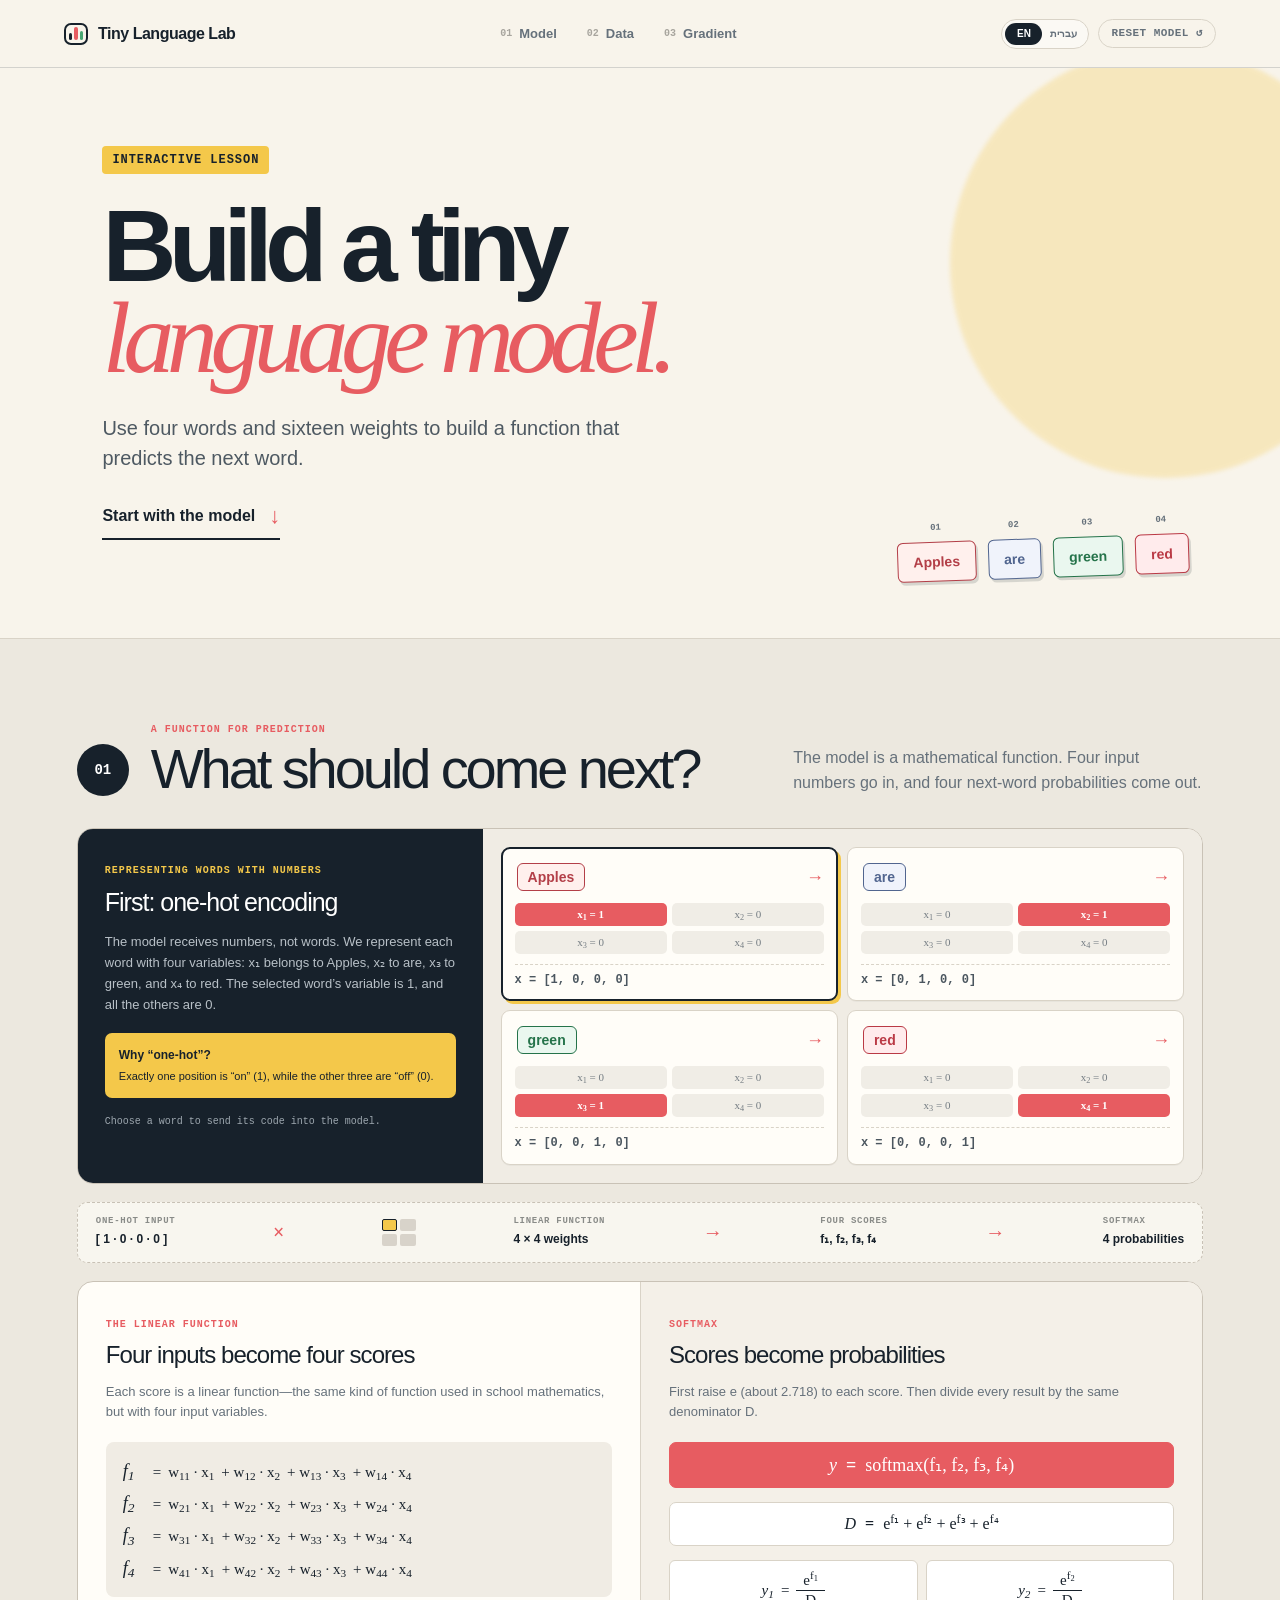
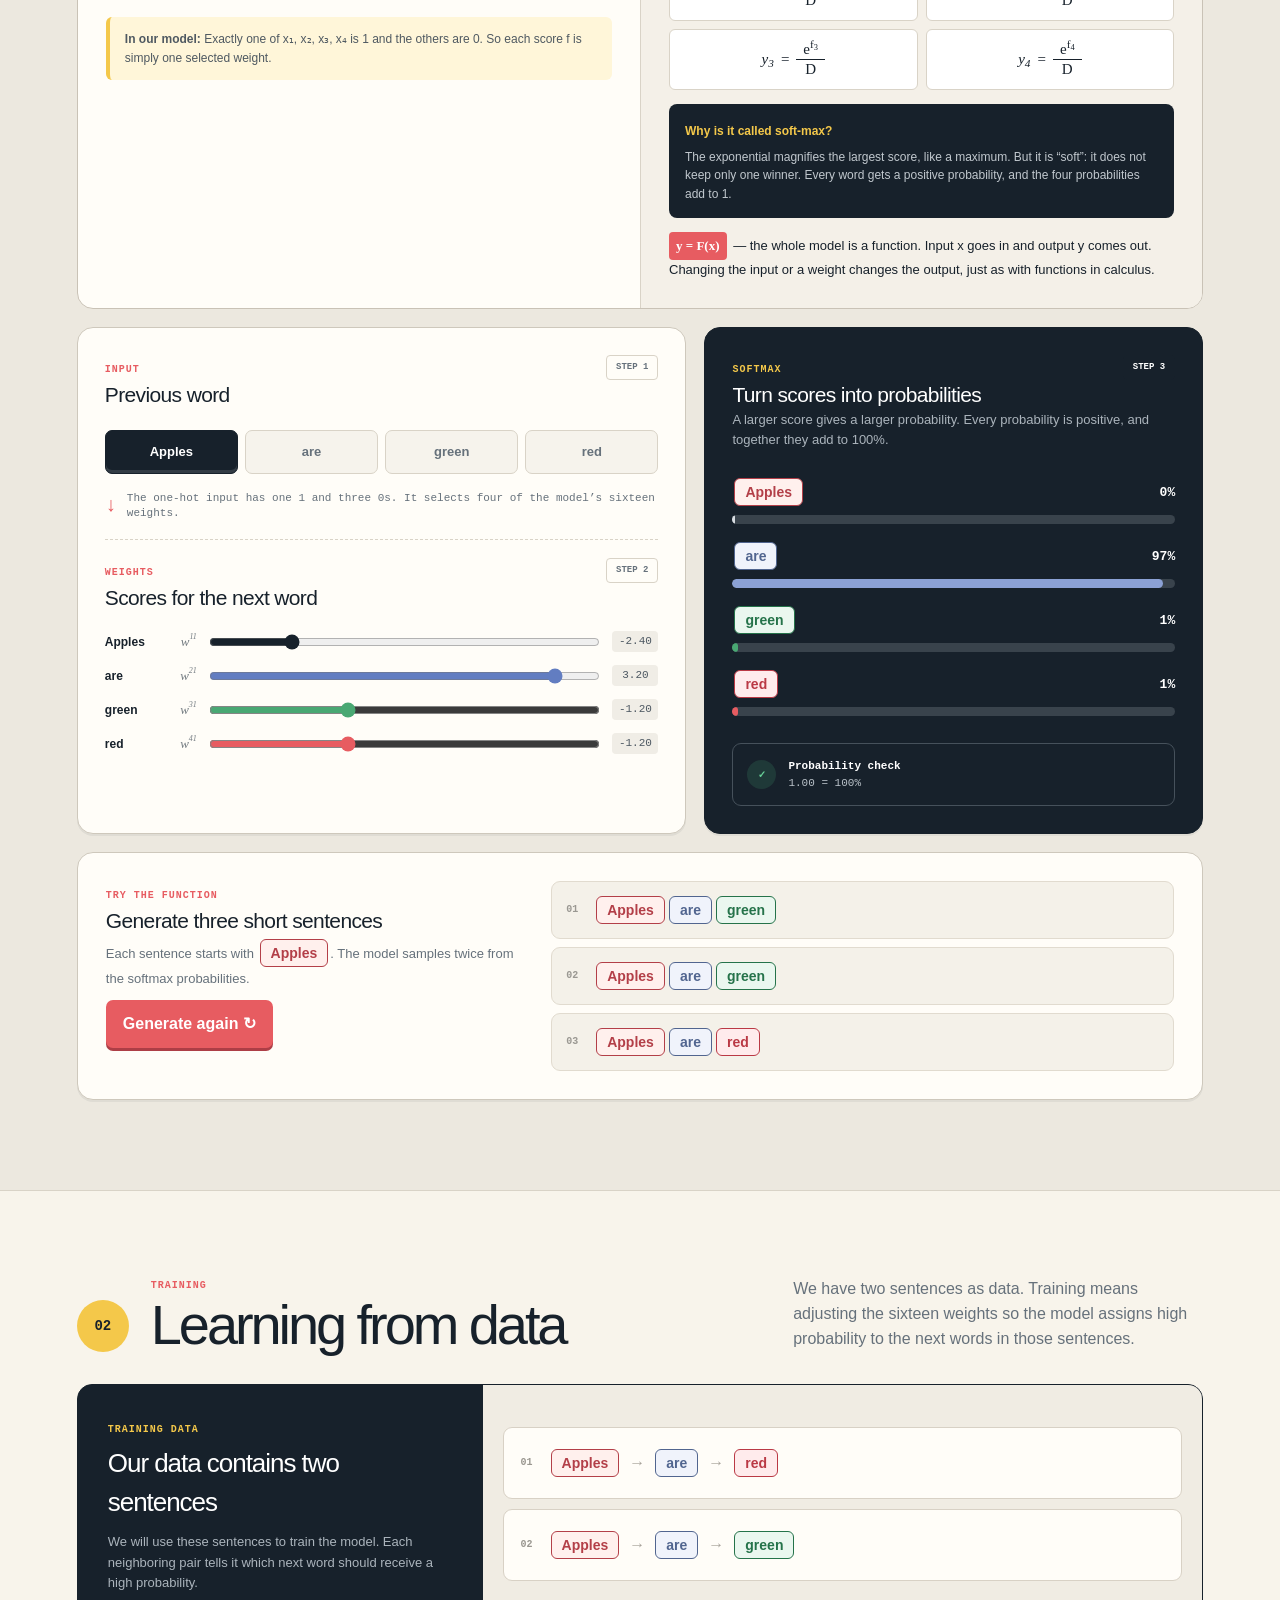
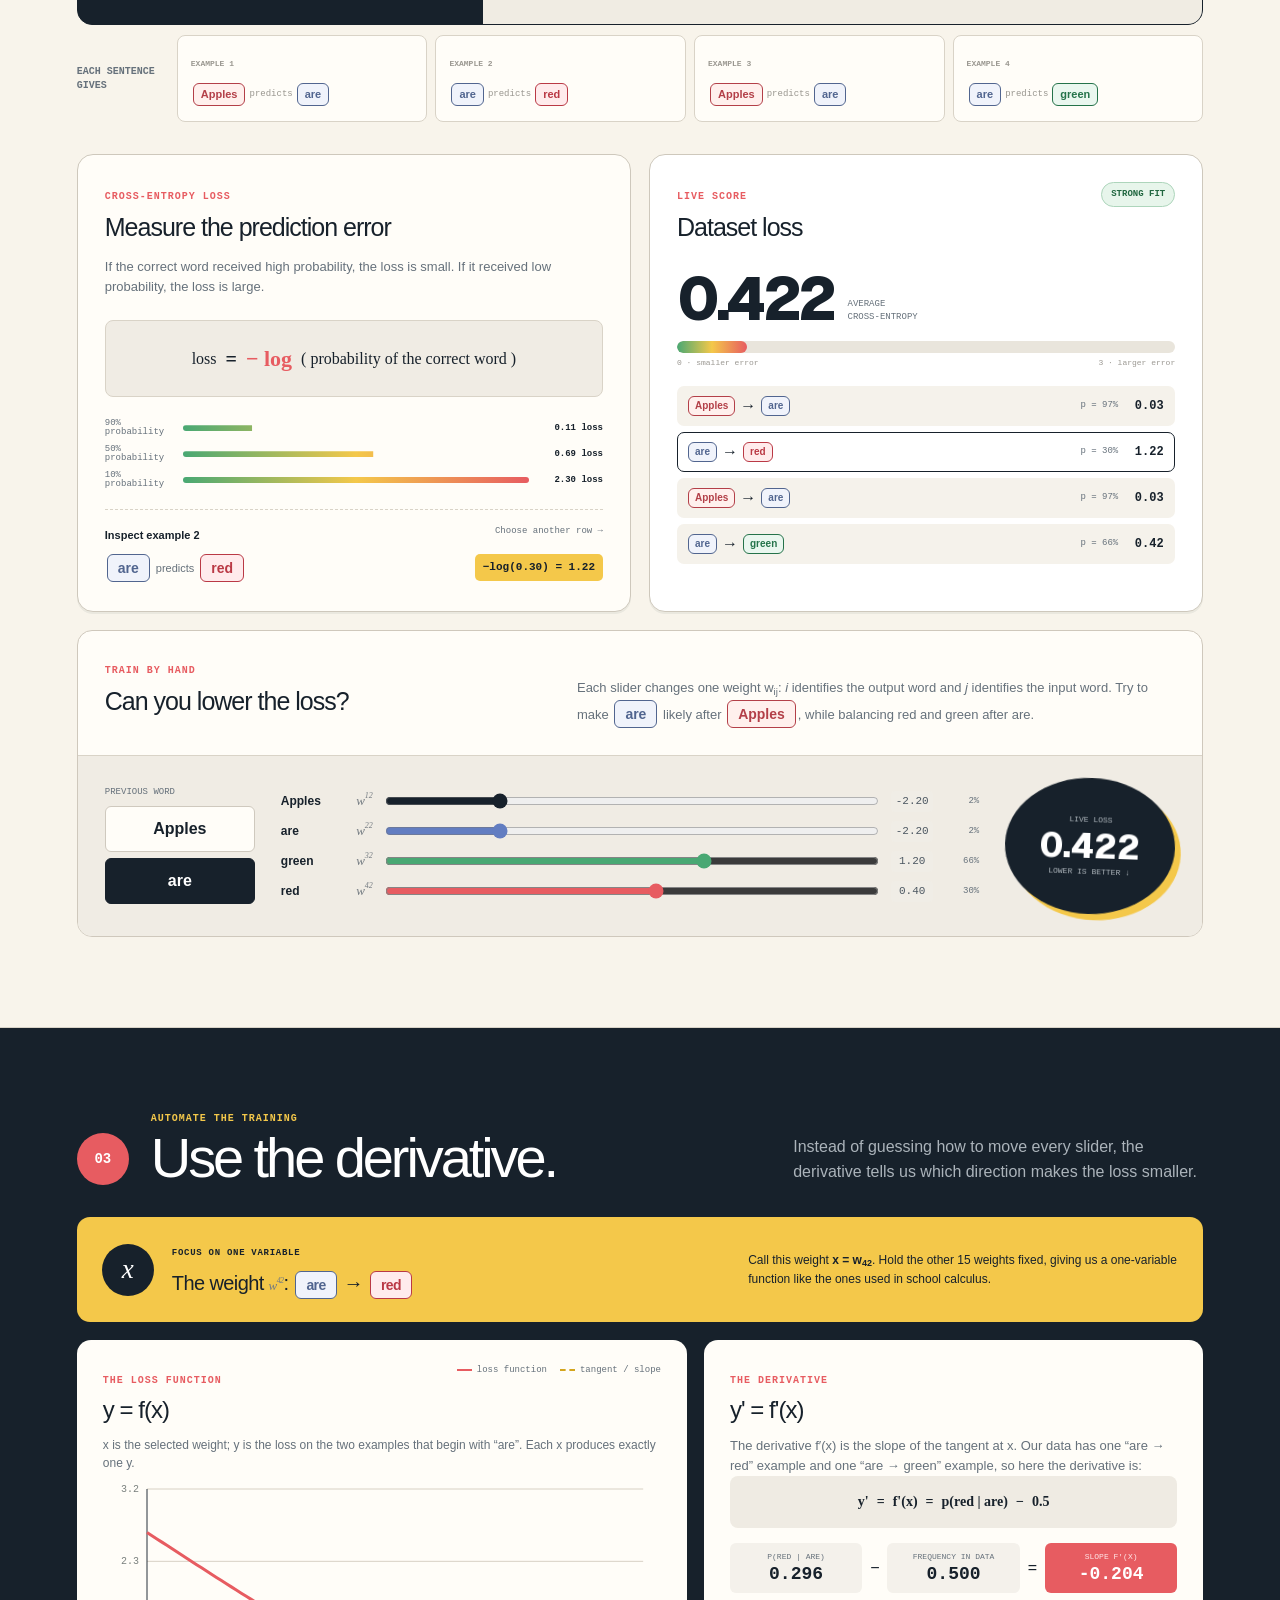
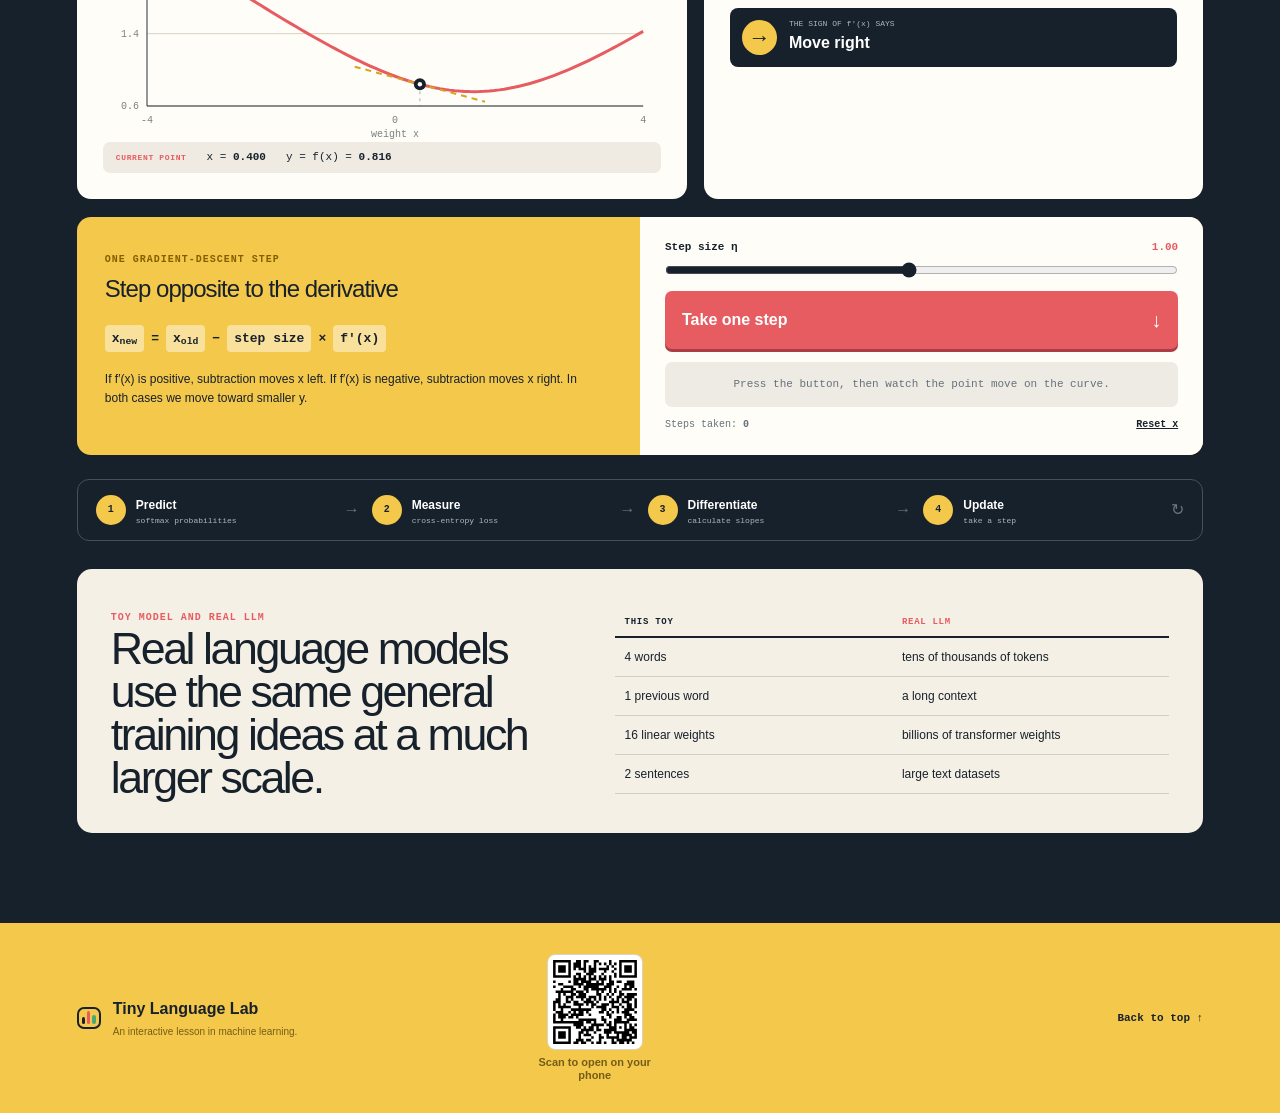
<file: tiny_llm/index.html>
<!DOCTYPE html><html lang="en"><head><meta charSet="utf-8"/><meta name="viewport" content="width=device-width, initial-scale=1"/><link rel="stylesheet" href="./_next/static/css/index.gQmgTfkE.css" data-rsc-css-href="./_next/static/css/index.gQmgTfkE.css" data-precedence="vite-rsc/importer-resources"/><link rel="modulepreload" fetchPriority="low" href="./_next/static/chunks/index-B75FZNZK.js"/><script src="./_next/static/chunks/rolldown-runtime-C60lm6uB.js" type="module" async=""></script><script src="./_next/static/chunks/framework-BgSIrAUN.js" type="module" async=""></script><link rel="modulepreload" href="./_next/static/chunks/layout-segment-context-xv12EEol.js" crossorigin=""/><link rel="modulepreload" href="./_next/static/chunks/page-Bs3AHjs6.js" crossorigin=""/><title>Tiny Language Lab — Build a Toy LLM</title><meta name="description" content="An interactive lesson about next-word prediction, cross-entropy loss, and gradient descent using a four-word language model."/><meta property="og:title" content="Tiny Language Lab"/><meta property="og:description" content="Build a 4-word language model."/><meta property="og:type" content="website"/><meta property="og:image" content="./og.png"/><meta property="og:image:width" content="1200"/><meta property="og:image:height" content="630"/><meta property="og:image:alt" content="Tiny Language Lab — Build a 4-word language model."/><meta name="twitter:card" content="summary_large_image"/><meta name="twitter:title" content="Tiny Language Lab"/><meta name="twitter:description" content="Build a 4-word language model."/><meta name="twitter:image" content="./og.png"/><link rel="shortcut icon" href="./favicon.svg"/><link rel="icon" href="./favicon.svg"/><script>Object.assign(((self[Symbol.for("vinext.navigationRuntime")]??={bootstrap:{routeManifest:null},functions:{}}).bootstrap.rsc??={rsc:[]}),{params:{},nav:{"pathname":"/","searchParams":[]}})</script><link rel="modulepreload" href="./_next/static/chunks/index-B75FZNZK.js" />
<link rel="preload" href="./_next/static/_vinext_fonts/geist-8ac0455e797f/geist-98bbbccb.woff2" as="font" type="font/woff2" crossorigin />
<link rel="preload" href="./_next/static/_vinext_fonts/geist-mono-00e989178794/geist-mono-013b2f2f.woff2" as="font" type="font/woff2" crossorigin />
<style data-vinext-fonts>/* cyrillic-ext */
@font-face {
  font-family: 'Geist';
  font-style: normal;
  font-weight: 100 900;
  font-display: swap;
  src: url(./_next/static/_vinext_fonts/geist-8ac0455e797f/geist-ff2310f5.woff2) format('woff2');
  unicode-range: U+0460-052F, U+1C80-1C8A, U+20B4, U+2DE0-2DFF, U+A640-A69F, U+FE2E-FE2F;
}
/* cyrillic */
@font-face {
  font-family: 'Geist';
  font-style: normal;
  font-weight: 100 900;
  font-display: swap;
  src: url(./_next/static/_vinext_fonts/geist-8ac0455e797f/geist-875ccdd4.woff2) format('woff2');
  unicode-range: U+0301, U+0400-045F, U+0490-0491, U+04B0-04B1, U+2116;
}
/* vietnamese */
@font-face {
  font-family: 'Geist';
  font-style: normal;
  font-weight: 100 900;
  font-display: swap;
  src: url(./_next/static/_vinext_fonts/geist-8ac0455e797f/geist-52306abf.woff2) format('woff2');
  unicode-range: U+0102-0103, U+0110-0111, U+0128-0129, U+0168-0169, U+01A0-01A1, U+01AF-01B0, U+0300-0301, U+0303-0304, U+0308-0309, U+0323, U+0329, U+1EA0-1EF9, U+20AB;
}
/* latin-ext */
@font-face {
  font-family: 'Geist';
  font-style: normal;
  font-weight: 100 900;
  font-display: swap;
  src: url(./_next/static/_vinext_fonts/geist-8ac0455e797f/geist-001175b1.woff2) format('woff2');
  unicode-range: U+0100-02BA, U+02BD-02C5, U+02C7-02CC, U+02CE-02D7, U+02DD-02FF, U+0304, U+0308, U+0329, U+1D00-1DBF, U+1E00-1E9F, U+1EF2-1EFF, U+2020, U+20A0-20AB, U+20AD-20C4, U+2113, U+2C60-2C7F, U+A720-A7FF;
}
/* latin */
@font-face {
  font-family: 'Geist';
  font-style: normal;
  font-weight: 100 900;
  font-display: swap;
  src: url(./_next/static/_vinext_fonts/geist-8ac0455e797f/geist-98bbbccb.woff2) format('woff2');
  unicode-range: U+0000-00FF, U+0131, U+0152-0153, U+02BB-02BC, U+02C6, U+02DA, U+02DC, U+0304, U+0308, U+0329, U+2000-206F, U+20AC, U+2122, U+2191, U+2193, U+2212, U+2215, U+FEFF, U+FFFD;
}

@font-face {
  font-family: 'Geist Fallback';
  src: local("Arial");
  ascent-override: 95.94%;
  descent-override: 28.16%;
  line-gap-override: 0.00%;
  size-adjust: 104.76%;
}

.__font_geist_013ydlh { font-family: 'Geist', 'Geist Fallback'; font-style: normal; }

.__variable_geist_013ydlh { --font-geist-sans: 'Geist', 'Geist Fallback'; }

/* cyrillic-ext */
@font-face {
  font-family: 'Geist Mono';
  font-style: normal;
  font-weight: 100 900;
  font-display: swap;
  src: url(./_next/static/_vinext_fonts/geist-mono-00e989178794/geist-mono-f6b33328.woff2) format('woff2');
  unicode-range: U+0460-052F, U+1C80-1C8A, U+20B4, U+2DE0-2DFF, U+A640-A69F, U+FE2E-FE2F;
}
/* cyrillic */
@font-face {
  font-family: 'Geist Mono';
  font-style: normal;
  font-weight: 100 900;
  font-display: swap;
  src: url(./_next/static/_vinext_fonts/geist-mono-00e989178794/geist-mono-44e03052.woff2) format('woff2');
  unicode-range: U+0301, U+0400-045F, U+0490-0491, U+04B0-04B1, U+2116;
}
/* symbols2 */
@font-face {
  font-family: 'Geist Mono';
  font-style: normal;
  font-weight: 100 900;
  font-display: swap;
  src: url(./_next/static/_vinext_fonts/geist-mono-00e989178794/geist-mono-0638449e.woff2) format('woff2');
  unicode-range: U+2000-2001, U+2004-2008, U+200A, U+23B8-23BD, U+2500-259F;
}
/* vietnamese */
@font-face {
  font-family: 'Geist Mono';
  font-style: normal;
  font-weight: 100 900;
  font-display: swap;
  src: url(./_next/static/_vinext_fonts/geist-mono-00e989178794/geist-mono-971fb274.woff2) format('woff2');
  unicode-range: U+0102-0103, U+0110-0111, U+0128-0129, U+0168-0169, U+01A0-01A1, U+01AF-01B0, U+0300-0301, U+0303-0304, U+0308-0309, U+0323, U+0329, U+1EA0-1EF9, U+20AB;
}
/* latin-ext */
@font-face {
  font-family: 'Geist Mono';
  font-style: normal;
  font-weight: 100 900;
  font-display: swap;
  src: url(./_next/static/_vinext_fonts/geist-mono-00e989178794/geist-mono-44745446.woff2) format('woff2');
  unicode-range: U+0100-02BA, U+02BD-02C5, U+02C7-02CC, U+02CE-02D7, U+02DD-02FF, U+0304, U+0308, U+0329, U+1D00-1DBF, U+1E00-1E9F, U+1EF2-1EFF, U+2020, U+20A0-20AB, U+20AD-20C4, U+2113, U+2C60-2C7F, U+A720-A7FF;
}
/* latin */
@font-face {
  font-family: 'Geist Mono';
  font-style: normal;
  font-weight: 100 900;
  font-display: swap;
  src: url(./_next/static/_vinext_fonts/geist-mono-00e989178794/geist-mono-013b2f2f.woff2) format('woff2');
  unicode-range: U+0000-00FF, U+0131, U+0152-0153, U+02BB-02BC, U+02C6, U+02DA, U+02DC, U+0304, U+0308, U+0329, U+2000-206F, U+20AC, U+2122, U+2191, U+2193, U+2212, U+2215, U+FEFF, U+FFFD;
}

@font-face {
  font-family: 'Geist Mono Fallback';
  src: local("Arial");
  ascent-override: 74.67%;
  descent-override: 21.92%;
  line-gap-override: 0.00%;
  size-adjust: 134.59%;
}

.__font_geist_mono_0bm7fsx { font-family: 'Geist Mono', 'Geist Mono Fallback'; font-style: normal; }

.__variable_geist_mono_0bm7fsx { --font-geist-mono: 'Geist Mono', 'Geist Mono Fallback'; }
</style>
</head><body class="__variable_geist_013ydlh __variable_geist_mono_0bm7fsx antialiased"><main class="" dir="ltr"><header class="topbar"><a class="brand" href="#top" aria-label="Tiny Language Lab home"><span class="brand-mark" aria-hidden="true"><i></i><i></i><i></i></span>Tiny Language Lab</a><nav aria-label="Lesson sections"><a href="#play"><b>01</b> <!-- -->Model</a><a href="#loss"><b>02</b> <!-- -->Data</a><a href="#learn"><b>03</b> <!-- -->Gradient</a></nav><div class="top-actions"><div class="language-switch" role="group" aria-label="Select language"><button class="selected" lang="en">EN</button><button class="" lang="he">עברית</button></div><button class="reset-button">Reset model<!-- --> ↺</button></div></header><section class="hero" id="top"><div class="eyebrow"><span>Interactive lesson</span></div><h1>Build a tiny<br/><em>language model.</em></h1><p>Use four words and sixteen weights to build a function that predicts the next word.</p><a class="start-link" href="#play">Start with the model<!-- --> <span aria-hidden="true">↓</span></a><div class="vocabulary" aria-label="Our four word vocabulary"><span><small>0<!-- -->1</small><span class="word-chip word-apples ">Apples</span></span><span><small>0<!-- -->2</small><span class="word-chip word-are ">are</span></span><span><small>0<!-- -->3</small><span class="word-chip word-green ">green</span></span><span><small>0<!-- -->4</small><span class="word-chip word-red ">red</span></span></div></section><section class="lesson-section play-section" id="play"><div class="section-intro"><span class="section-number">01</span><div><p class="kicker">A function for prediction</p><h2>What should come next?</h2></div><p>The model is a mathematical function. Four input numbers go in, and four next-word probabilities come out.</p></div><article class="one-hot-explainer"><div class="one-hot-copy"><span class="micro-label">REPRESENTING WORDS WITH NUMBERS</span><h3>First: one-hot encoding</h3><p>The model receives numbers, not words. We represent each word with four variables: x₁ belongs to Apples, x₂ to are, x₃ to green, and x₄ to red. The selected word’s variable is 1, and all the others are 0.</p><div class="one-hot-rule"><strong>Why “one-hot”?</strong><span>Exactly one position is “on” (1), while the other three are “off” (0).</span></div><small>Choose a word to send its code into the model.</small></div><div class="one-hot-cards" role="group" aria-label="One-hot codes for the four words"><button type="button" class="one-hot-card word-apples selected" aria-pressed="true"><span class="one-hot-word"><span class="word-chip word-apples ">Apples</span><i aria-hidden="true">→</i></span><span class="one-hot-values math-ltr"><span class="hot">x<sub>1</sub> = <!-- -->1</span><span class="">x<sub>2</sub> = <!-- -->0</span><span class="">x<sub>3</sub> = <!-- -->0</span><span class="">x<sub>4</sub> = <!-- -->0</span></span><strong class="one-hot-vector math-ltr">x = [<!-- -->1, 0, 0, 0<!-- -->]</strong></button><button type="button" class="one-hot-card word-are " aria-pressed="false"><span class="one-hot-word"><span class="word-chip word-are ">are</span><i aria-hidden="true">→</i></span><span class="one-hot-values math-ltr"><span class="">x<sub>1</sub> = <!-- -->0</span><span class="hot">x<sub>2</sub> = <!-- -->1</span><span class="">x<sub>3</sub> = <!-- -->0</span><span class="">x<sub>4</sub> = <!-- -->0</span></span><strong class="one-hot-vector math-ltr">x = [<!-- -->0, 1, 0, 0<!-- -->]</strong></button><button type="button" class="one-hot-card word-green " aria-pressed="false"><span class="one-hot-word"><span class="word-chip word-green ">green</span><i aria-hidden="true">→</i></span><span class="one-hot-values math-ltr"><span class="">x<sub>1</sub> = <!-- -->0</span><span class="">x<sub>2</sub> = <!-- -->0</span><span class="hot">x<sub>3</sub> = <!-- -->1</span><span class="">x<sub>4</sub> = <!-- -->0</span></span><strong class="one-hot-vector math-ltr">x = [<!-- -->0, 0, 1, 0<!-- -->]</strong></button><button type="button" class="one-hot-card word-red " aria-pressed="false"><span class="one-hot-word"><span class="word-chip word-red ">red</span><i aria-hidden="true">→</i></span><span class="one-hot-values math-ltr"><span class="">x<sub>1</sub> = <!-- -->0</span><span class="">x<sub>2</sub> = <!-- -->0</span><span class="">x<sub>3</sub> = <!-- -->0</span><span class="hot">x<sub>4</sub> = <!-- -->1</span></span><strong class="one-hot-vector math-ltr">x = [<!-- -->0, 0, 0, 1<!-- -->]</strong></button></div></article><div class="model-ribbon" aria-label="Linear model process"><div><small>ONE-HOT INPUT</small><strong class="math-ltr">[ <!-- -->1 · 0 · 0 · 0<!-- --> ]</strong></div><span>×</span><div class="matrix-icon" aria-hidden="true"><i class="lit"></i><i class=""></i><i class=""></i><i class=""></i></div><div><small>LINEAR FUNCTION</small><strong>4 × 4 weights</strong></div><span>→</span><div><small>FOUR SCORES</small><strong class="math-ltr">f₁, f₂, f₃, f₄</strong></div><span>→</span><div><small>SOFTMAX</small><strong>4 probabilities</strong></div></div><article class="equation-explainer"><div class="equation-column"><span class="micro-label">THE LINEAR FUNCTION</span><h3>Four inputs become four scores</h3><p>Each score is a linear function—the same kind of function used in school mathematics, but with four input variables.</p><div class="linear-equations math-ltr" aria-label="Four linear score equations"><div><i>f<sub>1</sub></i><b>=</b><span>w<sub>1<!-- -->1</sub> · x<sub>1</sub></span><span><b> + </b>w<sub>1<!-- -->2</sub> · x<sub>2</sub></span><span><b> + </b>w<sub>1<!-- -->3</sub> · x<sub>3</sub></span><span><b> + </b>w<sub>1<!-- -->4</sub> · x<sub>4</sub></span></div><div><i>f<sub>2</sub></i><b>=</b><span>w<sub>2<!-- -->1</sub> · x<sub>1</sub></span><span><b> + </b>w<sub>2<!-- -->2</sub> · x<sub>2</sub></span><span><b> + </b>w<sub>2<!-- -->3</sub> · x<sub>3</sub></span><span><b> + </b>w<sub>2<!-- -->4</sub> · x<sub>4</sub></span></div><div><i>f<sub>3</sub></i><b>=</b><span>w<sub>3<!-- -->1</sub> · x<sub>1</sub></span><span><b> + </b>w<sub>3<!-- -->2</sub> · x<sub>2</sub></span><span><b> + </b>w<sub>3<!-- -->3</sub> · x<sub>3</sub></span><span><b> + </b>w<sub>3<!-- -->4</sub> · x<sub>4</sub></span></div><div><i>f<sub>4</sub></i><b>=</b><span>w<sub>4<!-- -->1</sub> · x<sub>1</sub></span><span><b> + </b>w<sub>4<!-- -->2</sub> · x<sub>2</sub></span><span><b> + </b>w<sub>4<!-- -->3</sub> · x<sub>3</sub></span><span><b> + </b>w<sub>4<!-- -->4</sub> · x<sub>4</sub></span></div></div><div class="equation-note"><b>In our model:</b> <!-- -->Exactly one of x₁, x₂, x₃, x₄ is 1 and the others are 0. So each score f is simply one selected weight.</div></div><div class="equation-column softmax-equations"><span class="micro-label">SOFTMAX</span><h3>Scores become probabilities</h3><p>First raise e (about 2.718) to each score. Then divide every result by the same denominator D.</p><div class="softmax-definition math-ltr"><div class="softmax-vector"><i>y</i><b>=</b><span>softmax(f₁, f₂, f₃, f₄)</span></div><div class="softmax-denominator"><i>D</i><b>=</b><span>e<sup>f₁</sup> + e<sup>f₂</sup> + e<sup>f₃</sup> + e<sup>f₄</sup></span></div><div class="probability-equations"><span><i>y<sub>1</sub></i> = <span class="fraction"><b>e<sup>f<sub>1</sub></sup></b><b>D</b></span></span><span><i>y<sub>2</sub></i> = <span class="fraction"><b>e<sup>f<sub>2</sub></sup></b><b>D</b></span></span><span><i>y<sub>3</sub></i> = <span class="fraction"><b>e<sup>f<sub>3</sub></sup></b><b>D</b></span></span><span><i>y<sub>4</sub></i> = <span class="fraction"><b>e<sup>f<sub>4</sub></sup></b><b>D</b></span></span></div></div><div class="softmax-callout"><b>Why is it called soft-max?</b><p>The exponential magnifies the largest score, like a maximum. But it is “soft”: it does not keep only one winner. Every word gets a positive probability, and the four probabilities add to 1.</p></div><p class="function-summary"><b class="math-ltr">y = F(x)</b> — <!-- -->the whole model is a function. Input x goes in and output y comes out. Changing the input or a weight changes the output, just as with functions in calculus.</p></div></article><div class="machine-grid"><article class="panel controls-panel"><div class="panel-heading"><div><span class="micro-label">INPUT</span><h3>Previous word</h3></div><span class="step-badge">STEP 1</span></div><div class="word-tabs" role="group" aria-label="Choose previous word"><button class="selected">Apples</button><button class="">are</button><button class="">green</button><button class="">red</button></div><div class="arrow-note"><span>↓</span> <!-- -->The one-hot input has one 1 and three 0s. It selects four of the model’s sixteen weights.</div><div class="panel-heading weight-heading"><div><span class="micro-label">WEIGHTS</span><h3>Scores for the next word</h3></div><span class="step-badge">STEP 2</span></div><div class="sliders"><label class="slider-row word-apples"><span class="slider-name"><b>Apples</b><span class="weight-symbol" dir="ltr">w<sub>1<!-- -->1</sub></span></span><input type="range" min="-4" max="4" step="0.05" aria-label="Weight from Apples to Apples" value="-2.4"/><output>-2.40</output></label><label class="slider-row word-are"><span class="slider-name"><b>are</b><span class="weight-symbol" dir="ltr">w<sub>2<!-- -->1</sub></span></span><input type="range" min="-4" max="4" step="0.05" aria-label="Weight from Apples to are" value="3.2"/><output>3.20</output></label><label class="slider-row word-green"><span class="slider-name"><b>green</b><span class="weight-symbol" dir="ltr">w<sub>3<!-- -->1</sub></span></span><input type="range" min="-4" max="4" step="0.05" aria-label="Weight from Apples to green" value="-1.2"/><output>-1.20</output></label><label class="slider-row word-red"><span class="slider-name"><b>red</b><span class="weight-symbol" dir="ltr">w<sub>4<!-- -->1</sub></span></span><input type="range" min="-4" max="4" step="0.05" aria-label="Weight from Apples to red" value="-1.2"/><output>-1.20</output></label></div></article><article class="panel probability-panel"><div class="panel-heading"><div><span class="micro-label">SOFTMAX</span><h3>Turn scores into probabilities</h3></div><span class="step-badge dark">STEP 3</span></div><p class="softmax-note">A larger score gives a larger probability. Every probability is positive, and together they add to 100%.</p><div class="prob-list"><div class="prob-row word-apples"><div><span class="word-chip word-apples ">Apples</span><strong>0<!-- -->%</strong></div><span class="prob-track"><i style="width:0.360%"></i></span></div><div class="prob-row word-are"><div><span class="word-chip word-are ">are</span><strong>97<!-- -->%</strong></div><span class="prob-track"><i style="width:97.252%"></i></span></div><div class="prob-row word-green"><div><span class="word-chip word-green ">green</span><strong>1<!-- -->%</strong></div><span class="prob-track"><i style="width:1.194%"></i></span></div><div class="prob-row word-red"><div><span class="word-chip word-red ">red</span><strong>1<!-- -->%</strong></div><span class="prob-track"><i style="width:1.194%"></i></span></div></div><div class="sum-check"><span>✓</span><p><strong>Probability check</strong><br/>1.00<!-- --> = 100%</p></div></article></div><article class="generator-card"><div class="generator-copy"><span class="micro-label">TRY THE FUNCTION</span><h3>Generate three short sentences</h3><p>Each sentence starts with <span class="word-chip word-apples ">Apples</span>. The model samples twice from the softmax probabilities.</p><button class="primary-button">Generate again<!-- --> <span aria-hidden="true">↻</span></button></div><div class="sentence-list" aria-live="polite"><div class="sentence"><span class="sentence-index">0<!-- -->1</span><p><span class="word-chip word-apples ">Apples</span><span class="word-chip word-are active">are</span><span class="word-chip word-green active">green</span></p></div><div class="sentence"><span class="sentence-index">0<!-- -->2</span><p><span class="word-chip word-apples ">Apples</span><span class="word-chip word-are active">are</span><span class="word-chip word-green active">green</span></p></div><div class="sentence"><span class="sentence-index">0<!-- -->3</span><p><span class="word-chip word-apples ">Apples</span><span class="word-chip word-are active">are</span><span class="word-chip word-red active">red</span></p></div></div></article></section><section class="lesson-section loss-section" id="loss"><div class="section-intro"><span class="section-number yellow">02</span><div><p class="kicker">TRAINING</p><h2>Learning from data</h2></div><p>We have two sentences as data. Training means adjusting the sixteen weights so the model assigns high probability to the next words in those sentences.</p></div><div class="data-board"><div class="data-copy"><span class="micro-label">TRAINING DATA</span><h3>Our data contains two sentences</h3><p>We will use these sentences to train the model. Each neighboring pair tells it which next word should receive a high probability.</p></div><div class="training-sentences"><div class="training-sentence"><span>01</span><p><span class="word-chip word-apples ">Apples</span><b>→</b><span class="word-chip word-are ">are</span><b>→</b><span class="word-chip word-red ">red</span></p></div><div class="training-sentence"><span>02</span><p><span class="word-chip word-apples ">Apples</span><b>→</b><span class="word-chip word-are ">are</span><b>→</b><span class="word-chip word-green ">green</span></p></div></div></div><div class="pair-strip"><span class="pair-brace">Each sentence<br/>gives</span><div class="pair-card"><small>EXAMPLE<!-- --> <!-- -->1</small><p><span class="word-chip word-apples ">Apples</span><span>predicts</span><span class="word-chip word-are ">are</span></p></div><div class="pair-card"><small>EXAMPLE<!-- --> <!-- -->2</small><p><span class="word-chip word-are ">are</span><span>predicts</span><span class="word-chip word-red ">red</span></p></div><div class="pair-card"><small>EXAMPLE<!-- --> <!-- -->3</small><p><span class="word-chip word-apples ">Apples</span><span>predicts</span><span class="word-chip word-are ">are</span></p></div><div class="pair-card"><small>EXAMPLE<!-- --> <!-- -->4</small><p><span class="word-chip word-are ">are</span><span>predicts</span><span class="word-chip word-green ">green</span></p></div></div><div class="loss-grid"><article class="panel formula-panel"><span class="micro-label">CROSS-ENTROPY LOSS</span><h3>Measure the prediction error</h3><p>If the correct word received high probability, the loss is small. If it received low probability, the loss is large.</p><div class="formula-box math-ltr"><span>loss</span><b>=</b><strong>− log</strong><span>( <!-- -->probability of the correct word<!-- --> )</span></div><div class="surprise-scale"><div><span>90% probability</span><i></i><strong>0.11 loss</strong></div><div><span>50% probability</span><i></i><strong>0.69 loss</strong></div><div><span>10% probability</span><i></i><strong>2.30 loss</strong></div></div><div class="inspector"><p><b>Inspect example<!-- --> <!-- -->2</b><span>Choose another row<!-- --> →</span></p><div><span class="word-chip word-are ">are</span> <!-- -->predicts<!-- --> <span class="word-chip word-red ">red</span><strong>−log(<!-- -->0.30<!-- -->) = <!-- -->1.22</strong></div></div></article><article class="panel score-panel"><div class="score-top"><div><span class="micro-label">LIVE SCORE</span><h3>Dataset loss</h3></div><span class="quality good">Strong fit</span></div><div class="big-loss"><strong>0.422</strong><span>average<br/>cross-entropy</span></div><div class="loss-meter"><i style="width:14.066%"></i></div><div class="meter-labels"><span>0 · smaller error</span><span>3 · larger error</span></div><div class="example-losses"><button class=""><span><span class="word-chip word-apples ">Apples</span> → <span class="word-chip word-are ">are</span></span><span><small>p = <!-- -->97<!-- -->%</small><strong>0.03</strong></span></button><button class="selected"><span><span class="word-chip word-are ">are</span> → <span class="word-chip word-red ">red</span></span><span><small>p = <!-- -->30<!-- -->%</small><strong>1.22</strong></span></button><button class=""><span><span class="word-chip word-apples ">Apples</span> → <span class="word-chip word-are ">are</span></span><span><small>p = <!-- -->97<!-- -->%</small><strong>0.03</strong></span></button><button class=""><span><span class="word-chip word-are ">are</span> → <span class="word-chip word-green ">green</span></span><span><small>p = <!-- -->66<!-- -->%</small><strong>0.42</strong></span></button></div></article></div><article class="tuning-lab"><div class="tuning-heading"><div><span class="micro-label">TRAIN BY HAND</span><h3>Can you lower the loss?</h3></div><p>Each slider changes one weight <span class="math-ltr">w<sub>ij</sub></span>: <i>i</i> identifies the output word and <i>j</i> identifies the input word. Try to make <span class="word-chip word-are ">are</span> likely after <span class="word-chip word-apples ">Apples</span>, while balancing red and green after are.</p></div><div class="training-controls"><div class="training-context"><span>Previous word</span><div><button class="">Apples</button><button class="selected">are</button></div></div><div class="training-sliders"><label class="slider-row word-apples"><span class="slider-name"><b>Apples</b><span class="weight-symbol" dir="ltr">w<sub>1<!-- -->2</sub></span></span><input type="range" min="-4" max="4" step="0.05" aria-label="Training weight from are to Apples" value="-2.2"/><output>-2.20</output><small>2<!-- -->%</small></label><label class="slider-row word-are"><span class="slider-name"><b>are</b><span class="weight-symbol" dir="ltr">w<sub>2<!-- -->2</sub></span></span><input type="range" min="-4" max="4" step="0.05" aria-label="Training weight from are to are" value="-2.2"/><output>-2.20</output><small>2<!-- -->%</small></label><label class="slider-row word-green"><span class="slider-name"><b>green</b><span class="weight-symbol" dir="ltr">w<sub>3<!-- -->2</sub></span></span><input type="range" min="-4" max="4" step="0.05" aria-label="Training weight from are to green" value="1.2"/><output>1.20</output><small>66<!-- -->%</small></label><label class="slider-row word-red"><span class="slider-name"><b>red</b><span class="weight-symbol" dir="ltr">w<sub>4<!-- -->2</sub></span></span><input type="range" min="-4" max="4" step="0.05" aria-label="Training weight from are to red" value="0.4"/><output>0.40</output><small>30<!-- -->%</small></label></div><div class="live-loss-orb"><span>LIVE LOSS</span><strong>0.422</strong><small>lower is better ↓</small></div></div></article></section><section class="lesson-section learn-section" id="learn"><div class="section-intro light"><span class="section-number coral">03</span><div><p class="kicker">AUTOMATE THE TRAINING</p><h2>Use the derivative.</h2></div><p>Instead of guessing how to move every slider, the derivative tells us which direction makes the loss smaller.</p></div><div class="focus-banner"><span class="focus-icon">x</span><div><small>FOCUS ON ONE VARIABLE</small><h3>The weight<!-- --> <span class="weight-symbol" dir="ltr">w<sub>4<!-- -->2</sub></span>: <span dir="ltr"><span class="word-chip word-are ">are</span> → <span class="word-chip word-red ">red</span></span></h3></div><p>Call this weight <b class="math-ltr">x = w<sub>42</sub></b>. Hold the other 15 weights fixed, giving us a one-variable function like the ones used in school calculus.</p></div><div class="gradient-grid"><article class="curve-card"><div class="curve-heading"><div><span class="micro-label">THE LOSS FUNCTION</span><h3 class="math-ltr">y = f(x)</h3></div><div class="legend"><span class="curve-key">loss function</span><span class="tangent-key">tangent / slope</span></div></div><p class="school-function-copy">x is the selected weight; y is the loss on the two examples that begin with “are”. Each x produces exactly one y.</p><canvas class="loss-canvas" role="img" aria-label="Loss curve. The current red weight is 0.40."></canvas><div class="curve-readout"><span>CURRENT POINT</span><p class="math-ltr">x = <b>0.400</b></p><p class="math-ltr">y = f(x) = <b>0.816</b></p></div></article><article class="gradient-card"><span class="micro-label">THE DERIVATIVE</span><h3 class="math-ltr">y&#x27; = f&#x27;(x)</h3><p>The derivative f′(x) is the slope of the tangent at x. Our data has one “are → red” example and one “are → green” example, so here the derivative is:</p><div class="derivative-box math-ltr"><span>y&#x27;</span><b>=</b><span>f&#x27;(x)</span><b>=</b><span>p(red | are)</span><b>−</b><span>0.5</span></div><div class="derivative-numbers"><div><small>p(red | are)</small><strong>0.296</strong></div><span>−</span><div><small>frequency in data</small><strong>0.500</strong></div><span>=</span><div class="answer"><small>slope f′(x)</small><strong>-0.204</strong></div></div><div class="direction "><span>→</span><p><small>THE SIGN OF f′(x) SAYS</small><strong>Move right</strong></p></div></article></div><article class="descent-console"><div class="descent-explain"><span class="micro-label">ONE GRADIENT-DESCENT STEP</span><h3>Step opposite to the derivative</h3><div class="update-rule math-ltr"><span>x<sub>new</sub></span><b>=</b><span>x<sub>old</sub></span><b>−</b><span>step size</span><b>×</b><span>f&#x27;(x)</span></div><p>If f′(x) is positive, subtraction moves x left. If f′(x) is negative, subtraction moves x right. In both cases we move toward smaller y.</p></div><div class="step-controls"><label><span>Step size<!-- --> η <output>1.00</output></span><input type="range" min="0.1" max="2" step="0.05" value="1"/></label><button class="gradient-button">Take one step<!-- --> <span>↓</span></button><div class="step-result" aria-live="polite"><p>Press the button, then watch the point move on the curve.</p></div><div class="step-footer"><span>Steps taken<!-- -->: <b>0</b></span><button>Reset x</button></div></div></article><div class="loop-strip"><div><span>1</span><p><b>Predict</b><small>softmax probabilities</small></p></div><i>→</i><div><span>2</span><p><b>Measure</b><small>cross-entropy loss</small></p></div><i>→</i><div><span>3</span><p><b>Differentiate</b><small>calculate slopes</small></p></div><i>→</i><div><span>4</span><p><b>Update</b><small>take a step</small></p></div><i>↻</i></div><div class="reality-card"><div><span class="micro-label">TOY MODEL AND REAL LLM</span><h2>Real language models use the same general training ideas at a much larger scale.</h2></div><div class="comparison-grid"><span>THIS TOY</span><b>REAL LLM</b><p>4 words</p><p>tens of thousands of tokens</p><p>1 previous word</p><p>a long context</p><p>16 linear weights</p><p>billions of transformer weights</p><p>2 sentences</p><p>large text datasets</p></div></div></section><footer><span class="brand-mark" aria-hidden="true"><i></i><i></i><i></i></span><p><b>Tiny Language Lab</b><small>An interactive lesson in machine learning.</small></p><a href="#top">Back to top<!-- --> ↑</a></footer></main><script type="module" src="./_next/static/chunks/index-B75FZNZK.js" id="_R_" async=""></script><script>((self[Symbol.for("vinext.navigationRuntime")]??={bootstrap:{routeManifest:null},functions:{}}).bootstrap.rsc??={rsc:[]}).rsc.push("2:I[\"bb161a550ff9\",[],\"Children\",1]\n")</script><script>((self[Symbol.for("vinext.navigationRuntime")]??={bootstrap:{routeManifest:null},functions:{}}).bootstrap.rsc??={rsc:[]}).rsc.push("3:I[\"d905f6bd653b\",[],\"GlobalErrorBoundary\",1]\n")</script><script>((self[Symbol.for("vinext.navigationRuntime")]??={bootstrap:{routeManifest:null},functions:{}}).bootstrap.rsc??={rsc:[]}).rsc.push("4:I[\"5c59c47777b0\",[],\"default\",1]\n")</script><script>((self[Symbol.for("vinext.navigationRuntime")]??={bootstrap:{routeManifest:null},functions:{}}).bootstrap.rsc??={rsc:[]}).rsc.push("5:I[\"d905f6bd653b\",[],\"ErrorBoundary\",1]\n")</script><script>((self[Symbol.for("vinext.navigationRuntime")]??={bootstrap:{routeManifest:null},functions:{}}).bootstrap.rsc??={rsc:[]}).rsc.push("6:I[\"9c2a2aee4b95\",[],\"LayoutSegmentProvider\",1]\n")</script><script>((self[Symbol.for("vinext.navigationRuntime")]??={bootstrap:{routeManifest:null},functions:{}}).bootstrap.rsc??={rsc:[]}).rsc.push("7:I[\"bb161a550ff9\",[],\"Slot\",1]\n")</script><script>((self[Symbol.for("vinext.navigationRuntime")]??={bootstrap:{routeManifest:null},functions:{}}).bootstrap.rsc??={rsc:[]}).rsc.push("8:I[\"d3ade26c5c6a\",[],\"AppRouterScrollTarget\",1]\n")</script><script>((self[Symbol.for("vinext.navigationRuntime")]??={bootstrap:{routeManifest:null},functions:{}}).bootstrap.rsc??={rsc:[]}).rsc.push("9:I[\"d905f6bd653b\",[],\"RedirectBoundary\",1]\n")</script><script>((self[Symbol.for("vinext.navigationRuntime")]??={bootstrap:{routeManifest:null},functions:{}}).bootstrap.rsc??={rsc:[]}).rsc.push(":HL[\"./_next/static/css/index.gQmgTfkE.css\",\"style\"     ]\n")</script><script>((self[Symbol.for("vinext.navigationRuntime")]??={bootstrap:{routeManifest:null},functions:{}}).bootstrap.rsc??={rsc:[]}).rsc.push("0:{\"__route\":\"route:/\",\"__interceptionContext\":null,\"__layoutIds\":[\"layout:/\"],\"__rootLayout\":\"/\",\"__sourcePage\":\"/page\",\"page:/\":\"$L1\",\"layout:/\":[[[[\"$\",\"link\",\"css:/_next/static/css/index.gQmgTfkE.css\",{\"rel\":\"stylesheet\",\"precedence\":\"vite-rsc/importer-resources\",\"href\":\"./_next/static/css/index.gQmgTfkE.css\",\"data-rsc-css-href\":\"./_next/static/css/index.gQmgTfkE.css\"}],\"$undefined\"],[\"$\",\"html\",null,{\"lang\":\"en\",\"children\":[\"$\",\"body\",null,{\"className\":\"__variable_geist_013ydlh __variable_geist_mono_0bm7fsx antialiased\",\"children\":[\"$\",\"$L2\",null,{}]}]}]],null],\"route:/\":[[[\"$\",\"meta\",null,{\"charSet\":\"utf-8\"}],[[\"$\",\"title\",\"0\",{\"children\":\"Tiny Language Lab — Build a Toy LLM\"}],[\"$\",\"meta\",\"1\",{\"name\":\"description\",\"content\":\"An interactive lesson about next-word prediction, cross-entropy loss, and gradient descent using a four-word language model.\"}],[\"$\",\"meta\",\"2\",{\"property\":\"og:title\",\"content\":\"Tiny Language Lab\"}],[\"$\",\"meta\",\"3\",{\"property\":\"og:description\",\"content\":\"Build a 4-word language model.\"}],[\"$\",\"meta\",\"4\",{\"property\":\"og:type\",\"content\":\"website\"}],[\"$\",\"meta\",\"5\",{\"property\":\"og:image\",\"content\":\"./og.png\"}],[\"$\",\"meta\",\"6\",{\"property\":\"og:image:width\",\"content\":\"1200\"}],[\"$\",\"meta\",\"7\",{\"property\":\"og:image:height\",\"content\":\"630\"}],[\"$\",\"meta\",\"8\",{\"property\":\"og:image:alt\",\"content\":\"Tiny Language Lab — Build a 4-word language model.\"}],[\"$\",\"meta\",\"9\",{\"name\":\"twitter:card\",\"content\":\"summary_large_image\"}],[\"$\",\"meta\",\"10\",{\"name\":\"twitter:title\",\"content\":\"Tiny Language Lab\"}],[\"$\",\"meta\",\"11\",{\"name\":\"twitter:description\",\"content\":\"Build a 4-word language model.\"}],[\"$\",\"meta\",\"12\",{\"name\":\"twitter:image\",\"content\":\"./og.png\"}],[\"$\",\"link\",\"13\",{\"rel\":\"shortcut icon\",\"href\":\"./favicon.svg\"}],[\"$\",\"link\",\"14\",{\"rel\":\"icon\",\"href\":\"./favicon.svg\"}]],[[\"$\",\"meta\",\"0\",{\"name\":\"viewport\",\"content\":\"width=device-width, initial-scale=1\"}]]],[\"$\",\"$L3\",null,{\"fallback\":\"$4\",\"children\":[\"$\",\"$L5\",null,{\"fallback\":\"$4\",\"children\":[\"$\",\"$L6\",null,{\"providerId\":\"layout:/\",\"segmentMap\":{\"children\":[]},\"children\":[\"$\",\"$L7\",null,{\"id\":\"layout:/\",\"parallelSlots\":\"$undefined\",\"children\":[\"$\",\"$L8\",null,{\"children\":[\"$\",\"$L9\",null,{\"children\":[[\"$\",\"$L6\",null,{\"providerId\":\"page:/\",\"segmentMap\":{\"children\":[\"__PAGE__\"]},\"children\":[\"$\",\"$L7\",null,{\"id\":\"page:/\"}]}],null]}]}]}]}]}]}],null,null],\"__layoutFlags\":{\"layout:/\":\"s\"},\"__artifactCompatibility\":{\"schemaVersion\":1,\"graphVersion\":\"app-route-graph:1177fd80f83fa7b0\",\"deploymentVersion\":\"65bcc841-a62d-4007-9b50-040c8c184281\",\"appElementsSchemaVersion\":1,\"rscPayloadSchemaVersion\":1,\"rootBoundaryId\":\"/\",\"renderEpoch\":null},\"__renderObservation\":{\"schemaVersion\":1,\"output\":{\"kind\":\"app-rsc\",\"mountedSlotsFingerprint\":null,\"renderEpoch\":null,\"rootBoundaryId\":\"/\",\"routeId\":\"route:/\"},\"completeness\":\"partial\",\"boundaryOutcome\":{\"kind\":\"unknown\"},\"requestApis\":[{\"kind\":\"connection\",\"status\":\"unknown\"},{\"kind\":\"cookies\",\"status\":\"unknown\"},{\"kind\":\"draftMode\",\"status\":\"unknown\"},{\"kind\":\"headers\",\"status\":\"unknown\"},{\"kind\":\"params\",\"status\":\"unknown\"},{\"kind\":\"searchParams\",\"status\":\"unknown\"}],\"dynamicFetches\":[],\"cacheTags\":[\"/\",\"_N_T_/\",\"_N_T_/index\",\"_N_T_/layout\",\"_N_T_/page\"],\"pathTags\":[\"/\"],\"cacheability\":\"unknown\",\"downgrade\":{\"target\":\"freshRender\",\"reasons\":[{\"code\":\"CP_DOWNGRADE_CACHEABILITY_UNKNOWN\",\"target\":\"freshRender\"},{\"code\":\"CP_DOWNGRADE_INCOMPLETE_OBSERVATION\",\"completeness\":\"partial\",\"target\":\"freshRender\"},{\"code\":\"CP_DOWNGRADE_UNKNOWN_REQUEST_API\",\"requestApi\":\"connection\",\"target\":\"freshRender\"},{\"code\":\"CP_DOWNGRADE_UNKNOWN_REQUEST_API\",\"requestApi\":\"cookies\",\"target\":\"freshRender\"},{\"code\":\"CP_DOWNGRADE_UNKNOWN_REQUEST_API\",\"requestApi\":\"draftMode\",\"target\":\"freshRender\"},{\"code\":\"CP_DOWNGRADE_UNKNOWN_REQUEST_API\",\"requestApi\":\"headers\",\"target\":\"freshRender\"},{\"code\":\"CP_DOWNGRADE_UNKNOWN_REQUEST_API\",\"requestApi\":\"params\",\"target\":\"freshRender\"},{\"code\":\"CP_DOWNGRADE_UNKNOWN_REQUEST_API\",\"requestApi\":\"searchParams\",\"target\":\"freshRender\"}],\"fallback\":{\"kind\":\"breakerFallback\",\"code\":\"CP_PRIVATE_DYNAMIC_DOWNGRADE\",\"mode\":\"renderFresh\",\"scope\":\"affectedOutput\",\"fields\":{\"reasonCodes\":[\"CP_DOWNGRADE_CACHEABILITY_UNKNOWN\",\"CP_DOWNGRADE_INCOMPLETE_OBSERVATION\",\"CP_DOWNGRADE_UNKNOWN_REQUEST_API\",\"CP_DOWNGRADE_UNKNOWN_REQUEST_API\",\"CP_DOWNGRADE_UNKNOWN_REQUEST_API\",\"CP_DOWNGRADE_UNKNOWN_REQUEST_API\",\"CP_DOWNGRADE_UNKNOWN_REQUEST_API\",\"CP_DOWNGRADE_UNKNOWN_REQUEST_API\"],\"target\":\"freshRender\"}},\"isPublicCacheCandidate\":false}}}\n")</script><script>((self[Symbol.for("vinext.navigationRuntime")]??={bootstrap:{routeManifest:null},functions:{}}).bootstrap.rsc??={rsc:[]}).rsc.push("a:I[\"6efdf509a785\",[],\"default\",1]\n")</script><script>((self[Symbol.for("vinext.navigationRuntime")]??={bootstrap:{routeManifest:null},functions:{}}).bootstrap.rsc??={rsc:[]}).rsc.push("1:[\"$\",\"$La\",null,{\"params\":\"$@b\",\"searchParams\":\"$@c\"}]\n")</script><script>((self[Symbol.for("vinext.navigationRuntime")]??={bootstrap:{routeManifest:null},functions:{}}).bootstrap.rsc??={rsc:[]}).rsc.push("b:{}\n")</script><script>((self[Symbol.for("vinext.navigationRuntime")]??={bootstrap:{routeManifest:null},functions:{}}).bootstrap.rsc??={rsc:[]}).rsc.push("c:{}\n")</script><script>Object.assign(((self[Symbol.for("vinext.navigationRuntime")]??={bootstrap:{routeManifest:null},functions:{}}).bootstrap.rsc??={rsc:[]}),{"initialCacheKind":"dynamic"});((self[Symbol.for("vinext.navigationRuntime")]??={bootstrap:{routeManifest:null},functions:{}}).bootstrap.rsc??={rsc:[]}).done=true</script><script>(function(){function t(){return document.documentElement.dir==="rtl"?"סרקו לפתיחה בטלפון":"Scan to open on your phone"}
function add(){var f=document.querySelector("footer");if(!f)return;var q=f.querySelector(".qr-share");if(!q){q=document.createElement("figure");q.className="qr-share";q.innerHTML='<img src="./qr.svg" width="96" height="96" alt="QR code"><figcaption></figcaption>';f.insertBefore(q,f.lastElementChild)}var c=q.querySelector("figcaption");if(c.textContent!==t())c.textContent=t()}
function go(){add();new MutationObserver(add).observe(document.body,{childList:true,subtree:true,attributes:true,attributeFilter:["dir"]});new MutationObserver(add).observe(document.documentElement,{attributes:true,attributeFilter:["dir","lang"]})}
if(document.readyState==="complete")setTimeout(go,300);else addEventListener("load",function(){setTimeout(go,300)})})()</script></body></html>
</file>
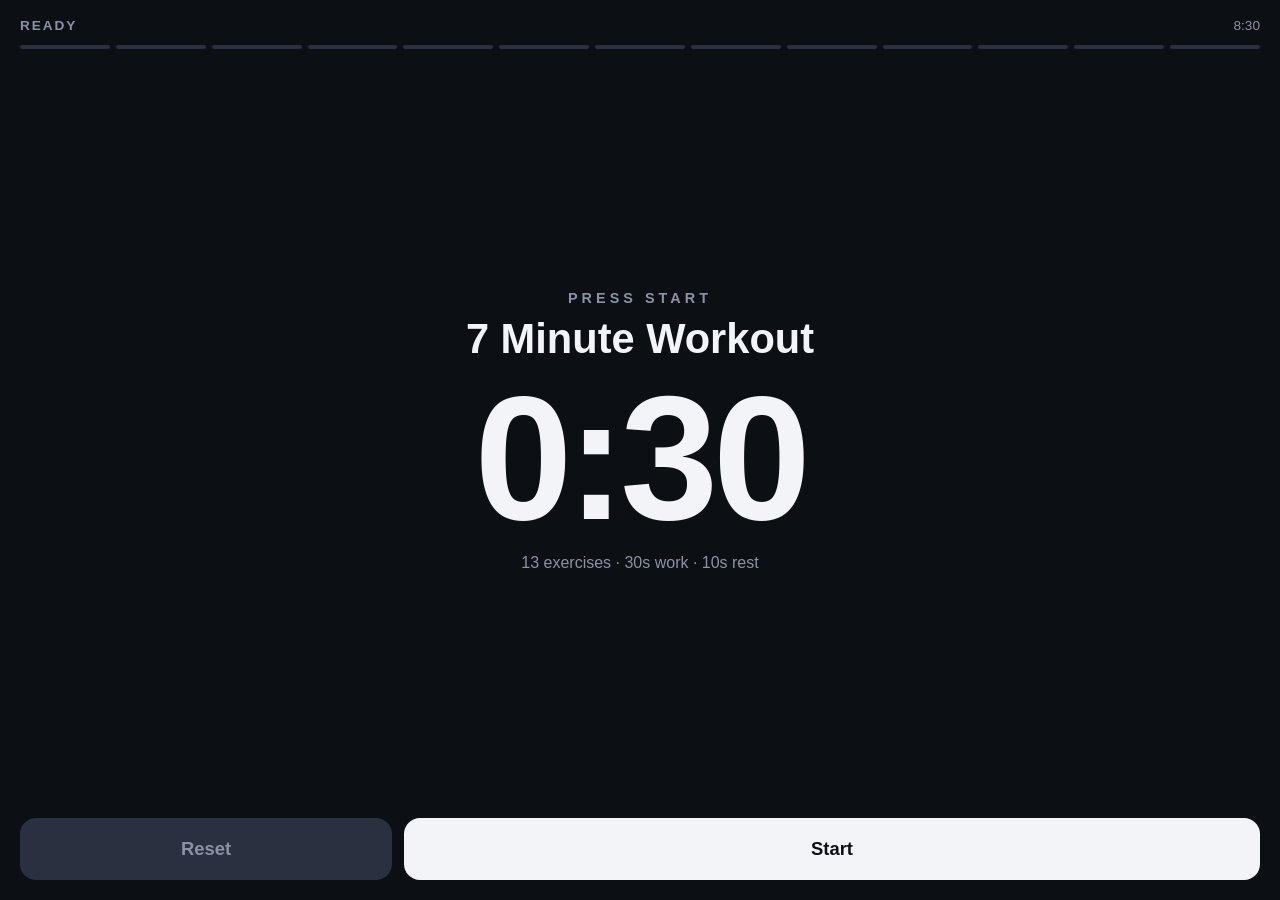
<file: 7min-workout.html>
<!DOCTYPE html>
<html lang="en">
<head>
<meta charset="UTF-8">
<meta name="viewport" content="width=device-width, initial-scale=1.0, user-scalable=no">
<meta name="theme-color" content="#0c0f14">
<title>7 Minute Workout</title>
<link rel="manifest" href="manifest.json">
<link rel="icon" href="icon-192.png">
<link rel="apple-touch-icon" href="apple-touch-icon.png">
<meta name="mobile-web-app-capable" content="yes">
<meta name="apple-mobile-web-app-capable" content="yes">
<meta name="apple-mobile-web-app-status-bar-style" content="black-translucent">
<meta name="apple-mobile-web-app-title" content="7 Min">
<style>
  :root{
    --bg:#0c0f14;
    --work:#ff5c33;
    --rest:#2ec5d3;
    --ready:#8a93a6;
    --text:#f2f4f8;
    --dim:#8a93a6;
  }
  *{margin:0;padding:0;box-sizing:border-box;-webkit-tap-highlight-color:transparent}
  html,body{height:100%}
  body{
    background:var(--bg);
    color:var(--text);
    font-family:-apple-system,BlinkMacSystemFont,"Segoe UI",Roboto,sans-serif;
    display:flex;flex-direction:column;
    height:100dvh;
    overflow:hidden;
    transition:background .5s ease;
    user-select:none;-webkit-user-select:none;
  }
  body.state-work{background:#1c0e08}
  body.state-rest{background:#07171a}
  body.state-done{background:#0e1a0e}

  header{
    padding:18px 20px 0;
    display:flex;justify-content:space-between;align-items:baseline;
  }
  #progress-label{font-size:.85rem;letter-spacing:.14em;text-transform:uppercase;color:var(--dim);font-weight:600}
  #total-time{font-size:.85rem;color:var(--dim);font-variant-numeric:tabular-nums}

  #dots{display:flex;gap:6px;padding:12px 20px 0}
  .dot{flex:1;height:4px;border-radius:2px;background:#2a3040;transition:background .3s}
  .dot.done{background:var(--work)}
  .dot.current{background:var(--text)}

  main{
    flex:1;display:flex;flex-direction:column;
    align-items:center;justify-content:center;
    text-align:center;padding:0 20px;min-height:0;
  }
  #phase{
    font-size:.9rem;font-weight:700;letter-spacing:.28em;text-transform:uppercase;
    color:var(--ready);transition:color .4s;
  }
  .state-work #phase{color:var(--work)}
  .state-rest #phase{color:var(--rest)}
  #exercise{
    font-size:clamp(1.7rem,8vw,2.6rem);
    font-weight:800;line-height:1.1;
    margin:10px 0 0;
    max-width:22ch;
  }
  #timer{
    font-size:clamp(6rem,38vw,11rem);
    font-weight:800;line-height:1;
    font-variant-numeric:tabular-nums;
    letter-spacing:-.03em;
    margin:8px 0;
  }
  .state-work #timer{color:var(--work)}
  .state-rest #timer{color:var(--rest)}
  #next{
    font-size:1rem;color:var(--dim);min-height:1.4em;
  }
  #next strong{color:var(--text);font-weight:700}

  footer{padding:0 20px calc(20px + env(safe-area-inset-bottom));display:flex;gap:12px}
  button{
    flex:1;border:none;border-radius:16px;
    padding:20px 0;font-size:1.15rem;font-weight:700;
    font-family:inherit;cursor:pointer;
    color:var(--bg);background:var(--text);
    touch-action:manipulation;
  }
  button:active{transform:scale(.97)}
  #btn-main.running{background:#2a3040;color:var(--text)}
  #btn-reset{flex:0 0 30%;background:#2a3040;color:var(--dim)}
  button:focus-visible{outline:3px solid var(--rest);outline-offset:2px}

  .pulse{animation:pulse .5s ease}
  @keyframes pulse{0%{transform:scale(1)}30%{transform:scale(1.06)}100%{transform:scale(1)}}
  @media (prefers-reduced-motion:reduce){
    .pulse{animation:none}
    body,#phase,.dot{transition:none}
  }
</style>
</head>
<body>
<header>
  <span id="progress-label">Ready</span>
  <span id="total-time">7:00</span>
</header>
<div id="dots"></div>
<main>
  <div id="phase">Press start</div>
  <div id="exercise">7 Minute Workout</div>
  <div id="timer">0:30</div>
  <div id="next">13 exercises · 30s work · 10s rest</div>
</main>
<footer>
  <button id="btn-reset" aria-label="Reset workout">Reset</button>
  <button id="btn-main">Start</button>
</footer>

<script>
const EXERCISES = [
  "Jumping Jacks",
  "Wall Sit",
  "Push-Ups",
  "Crunches",
  "Step-Ups (chair)",
  "Squats",
  "Triceps Dips (chair)",
  "Plank",
  "High Knees",
  "Lunges",
  "Push-Up + Rotation",
  "Left Side Plank",
  "Right Side Plank"
];
const WORK = 30, REST = 10;

// Build schedule: [ {type, name, dur, exIndex} ... ]
const schedule = [];
EXERCISES.forEach((name, i) => {
  schedule.push({type:"work", name, dur:WORK, ex:i});
  if (i < EXERCISES.length - 1) schedule.push({type:"rest", name:"Rest", dur:REST, ex:i});
});
const TOTAL = schedule.reduce((s,p)=>s+p.dur,0);

// --- State ---
let idx = 0, remaining = schedule[0].dur, elapsed = 0;
let running = false, timerId = null, lastTick = 0;
let wakeLock = null;

// --- Elements ---
const $ = id => document.getElementById(id);
const elPhase=$("phase"), elEx=$("exercise"), elTimer=$("timer"),
      elNext=$("next"), elProg=$("progress-label"), elTotal=$("total-time"),
      btnMain=$("btn-main"), btnReset=$("btn-reset"), elDots=$("dots");

// Progress dots
EXERCISES.forEach(()=>{ const d=document.createElement("div"); d.className="dot"; elDots.appendChild(d); });
const dots=[...elDots.children];

// --- Audio: spoken cues (name + start/stop), no beeps ---
function ensureAudio(){
  // warm up the speech engine on the user's first tap (some browsers need this)
  if("speechSynthesis" in window){
    const warm = new SpeechSynthesisUtterance(" ");
    warm.volume = 0;
    speechSynthesis.speak(warm);
  }
}
function speak(text){
  if(!("speechSynthesis" in window)) return;
  speechSynthesis.cancel(); // don't stack announcements
  const u = new SpeechSynthesisUtterance(text);
  u.rate = 1.05;
  u.volume = 1;
  speechSynthesis.speak(u);
}
const cueWork = (name)=>{ speak(name + ". Start."); vibrate([80,60,80]); };
const cueRest = ()=>{ speak("Stop. Rest."); vibrate(120); };
const cueDone = ()=>{ speak("Workout complete. Nice work."); vibrate([100,80,100,80,200]); };
function vibrate(p){ if(navigator.vibrate) navigator.vibrate(p); }

// --- Wake Lock ---
async function lockScreen(){
  try{ if("wakeLock" in navigator) wakeLock = await navigator.wakeLock.request("screen"); }catch(e){}
}
function unlockScreen(){ if(wakeLock){ wakeLock.release().catch(()=>{}); wakeLock=null; } }
document.addEventListener("visibilitychange",()=>{ if(running && document.visibilityState==="visible") lockScreen(); });

// --- Render ---
function fmt(s){ return Math.floor(s/60)+":"+String(Math.ceil(s%60)).padStart(2,"0"); }
function render(){
  const p = schedule[idx];
  document.body.className = "state-"+p.type;
  elTimer.textContent = "0:"+String(Math.ceil(remaining)).padStart(2,"0");
  elTotal.textContent = fmt(Math.max(0, TOTAL-elapsed));
  if(p.type==="work"){
    elPhase.textContent = "Work";
    elEx.textContent = p.name;
    const nxt = EXERCISES[p.ex+1];
    elNext.innerHTML = nxt ? "Next: <strong>"+nxt+"</strong>" : "Last one!";
    elProg.textContent = "Exercise "+(p.ex+1)+" / "+EXERCISES.length;
  } else {
    elPhase.textContent = "Rest";
    elEx.textContent = "Get ready:";
    elNext.innerHTML = "<strong>"+EXERCISES[p.ex+1]+"</strong>";
    elProg.textContent = "Rest";
  }
  dots.forEach((d,i)=>{
    d.className = "dot" + (i < p.ex || (p.type==="work" && i===p.ex && false) ? " done" : "") ;
    if(i < p.ex + (p.type==="rest"?1:0)) d.className="dot done";
    if(p.type==="work" && i===p.ex) d.className="dot current";
  });
}

// --- Engine (timestamp-based so background throttling doesn't drift) ---
function tick(){
  const now = performance.now();
  const dt = (now - lastTick)/1000;
  lastTick = now;
  remaining -= dt; elapsed += dt;
  if(remaining <= 0){
    idx++;
    if(idx >= schedule.length){ finish(); return; }
    remaining += schedule[idx].dur;
    schedule[idx].type==="work" ? cueWork(schedule[idx].name) : cueRest();
    elTimer.classList.remove("pulse"); void elTimer.offsetWidth; elTimer.classList.add("pulse");
  }
  render();
}
function start(){
  ensureAudio();
  running = true;
  btnMain.textContent = "Pause";
  btnMain.classList.add("running");
  lastTick = performance.now();
  timerId = setInterval(tick, 100);
  lockScreen();
  if(elapsed===0) cueWork(schedule[0].name);
}
function pause(){
  running = false;
  btnMain.textContent = "Resume";
  btnMain.classList.remove("running");
  clearInterval(timerId);
  unlockScreen();
}
function reset(){
  pause();
  idx=0; remaining=schedule[0].dur; elapsed=0;
  btnMain.textContent="Start";
  document.body.className="";
  elPhase.textContent="Press start";
  elEx.textContent="7 Minute Workout";
  elTimer.textContent="0:30";
  elNext.textContent=EXERCISES.length+" exercises · 30s work · 10s rest";
  elProg.textContent="Ready";
  elTotal.textContent=fmt(TOTAL);
  dots.forEach(d=>d.className="dot");
}
function finish(){
  pause();
  document.body.className="state-done";
  elPhase.textContent="Complete";
  elEx.textContent="Nice work! 💪";
  elTimer.textContent="0:00";
  elNext.textContent="See you tomorrow";
  elProg.textContent="Done";
  elTotal.textContent="0:00";
  dots.forEach(d=>d.className="dot done");
  btnMain.textContent="Start";
  idx=0; remaining=schedule[0].dur; elapsed=0;
  cueDone();
}
btnMain.addEventListener("click", ()=> running ? pause() : start());
btnReset.addEventListener("click", reset);
render(); reset();
</script>
</body>
</html>
</file>
<file: tiny_llm/_next/static/css/index.gQmgTfkE.css>
/*! tailwindcss v4.2.1 | MIT License | https://tailwindcss.com */
@layer theme{:root,:host{--font-sans:ui-sans-serif, system-ui, sans-serif, "Apple Color Emoji", "Segoe UI Emoji", "Segoe UI Symbol", "Noto Color Emoji";--font-mono:ui-monospace, SFMono-Regular, Menlo, Monaco, Consolas, "Liberation Mono", "Courier New", monospace;--spacing:.25rem;--default-font-family:var(--font-sans);--default-mono-font-family:var(--font-mono)}}@layer base{*,:after,:before{box-sizing:border-box;border:0 solid;margin:0;padding:0}::backdrop{box-sizing:border-box;border:0 solid;margin:0;padding:0}::file-selector-button{box-sizing:border-box;border:0 solid;margin:0;padding:0}html,:host{-webkit-text-size-adjust:100%;tab-size:4;line-height:1.5;font-family:var(--default-font-family,ui-sans-serif, system-ui, sans-serif, "Apple Color Emoji", "Segoe UI Emoji", "Segoe UI Symbol", "Noto Color Emoji");font-feature-settings:var(--default-font-feature-settings,normal);font-variation-settings:var(--default-font-variation-settings,normal);-webkit-tap-highlight-color:transparent}hr{height:0;color:inherit;border-top-width:1px}abbr:where([title]){-webkit-text-decoration:underline dotted;text-decoration:underline dotted}h1,h2,h3,h4,h5,h6{font-size:inherit;font-weight:inherit}a{color:inherit;-webkit-text-decoration:inherit;-webkit-text-decoration:inherit;-webkit-text-decoration:inherit;-webkit-text-decoration:inherit;text-decoration:inherit}b,strong{font-weight:bolder}code,kbd,samp,pre{font-family:var(--default-mono-font-family,ui-monospace, SFMono-Regular, Menlo, Monaco, Consolas, "Liberation Mono", "Courier New", monospace);font-feature-settings:var(--default-mono-font-feature-settings,normal);font-variation-settings:var(--default-mono-font-variation-settings,normal);font-size:1em}small{font-size:80%}sub,sup{vertical-align:baseline;font-size:75%;line-height:0;position:relative}sub{bottom:-.25em}sup{top:-.5em}table{text-indent:0;border-color:inherit;border-collapse:collapse}:-moz-focusring{outline:auto}progress{vertical-align:baseline}summary{display:list-item}ol,ul,menu{list-style:none}img,svg,video,canvas,audio,iframe,embed,object{vertical-align:middle;display:block}img,video{max-width:100%;height:auto}button,input,select,optgroup,textarea{font:inherit;font-feature-settings:inherit;font-variation-settings:inherit;letter-spacing:inherit;color:inherit;opacity:1;background-color:#0000;border-radius:0}::file-selector-button{font:inherit;font-feature-settings:inherit;font-variation-settings:inherit;letter-spacing:inherit;color:inherit;opacity:1;background-color:#0000;border-radius:0}:where(select:is([multiple],[size])) optgroup{font-weight:bolder}:where(select:is([multiple],[size])) optgroup option{padding-inline-start:20px}::file-selector-button{margin-inline-end:4px}::placeholder{opacity:1}@supports (not ((-webkit-appearance:-apple-pay-button))) or (contain-intrinsic-size:1px){::placeholder{color:currentColor}@supports (color:color-mix(in lab, red, red)){::placeholder{color:color-mix(in oklab, currentcolor 50%, transparent)}}}textarea{resize:vertical}::-webkit-search-decoration{-webkit-appearance:none}::-webkit-date-and-time-value{min-height:1lh;text-align:inherit}::-webkit-datetime-edit{display:inline-flex}::-webkit-datetime-edit-fields-wrapper{padding:0}::-webkit-datetime-edit{padding-block:0}::-webkit-datetime-edit-year-field{padding-block:0}::-webkit-datetime-edit-month-field{padding-block:0}::-webkit-datetime-edit-day-field{padding-block:0}::-webkit-datetime-edit-hour-field{padding-block:0}::-webkit-datetime-edit-minute-field{padding-block:0}::-webkit-datetime-edit-second-field{padding-block:0}::-webkit-datetime-edit-millisecond-field{padding-block:0}::-webkit-datetime-edit-meridiem-field{padding-block:0}::-webkit-calendar-picker-indicator{line-height:1}:-moz-ui-invalid{box-shadow:none}button,input:where([type=button],[type=reset],[type=submit]){-webkit-appearance:button;appearance:button}::file-selector-button{-webkit-appearance:button;appearance:button}::-webkit-inner-spin-button{height:auto}::-webkit-outer-spin-button{height:auto}[hidden]:where(:not([hidden=until-found])){display:none!important}}@layer components;@layer utilities{.fixed{position:fixed}.start{inset-inline-start:var(--spacing)}.table{display:table}.resize{resize:both}.antialiased{-webkit-font-smoothing:antialiased;-moz-osx-font-smoothing:grayscale}}:root{--ink:#17212b;--muted:#66717b;--paper:#f8f4eb;--card:#fffdf8;--line:#d9d3c7;--yellow:#f4c84a;--red:#e75c61;--green:#49a873;--blue:#627dc1}*{box-sizing:border-box}html{scroll-behavior:smooth}body{background:var(--paper);color:var(--ink);margin:0;font-family:Arial,Helvetica,sans-serif}button,input{font:inherit}button,a{-webkit-tap-highlight-color:transparent}.topbar{z-index:20;-webkit-backdrop-filter:blur(14px);backdrop-filter:blur(14px);background:#f8f4ebe6;border-bottom:1px solid #17212b29;justify-content:space-between;align-items:center;height:68px;padding:0 clamp(22px,5vw,76px);display:flex;position:sticky;top:0}.brand{color:inherit;letter-spacing:-.03em;align-items:center;gap:10px;font-weight:800;text-decoration:none;display:flex}.brand-mark{border:2px solid var(--ink);border-radius:7px;align-items:end;gap:2px;width:24px;height:22px;padding:3px;display:flex}.brand-mark i{background:var(--ink);border-radius:3px;width:4px;height:7px;display:block}.brand-mark i:nth-child(2){background:var(--red);height:13px}.brand-mark i:nth-child(3){background:var(--green);height:9px}nav{align-self:stretch;gap:30px;display:flex}nav a{color:var(--muted);align-items:center;gap:7px;font-size:13px;font-weight:700;text-decoration:none;display:flex;position:relative}nav a b{color:#a8a59e;font:600 10px/1 monospace}nav a.active{color:var(--ink)}nav a.active:after{content:"";background:var(--red);border-radius:3px 3px 0 0;height:3px;position:absolute;bottom:0;left:0;right:0}.reset-button{border:1px solid var(--line);color:var(--muted);text-transform:uppercase;letter-spacing:.04em;cursor:pointer;background:0 0;border-radius:99px;padding:8px 12px;font:700 11px/1 monospace}.reset-button:hover{border-color:var(--ink);color:var(--ink)}.top-actions{align-items:center;gap:9px;display:flex}.language-switch{border:1px solid var(--line);direction:ltr;background:#ffffff73;border-radius:99px;padding:3px;display:flex}.language-switch button{min-width:37px;color:var(--muted);cursor:pointer;background:0 0;border:0;border-radius:99px;padding:6px 8px;font:800 10px/1 Arial,sans-serif}.language-switch button.selected{color:#fff;background:var(--ink)}.hero{background-image:radial-gradient(#17212b1f .7px,#0000 .7px);background-size:18px 18px;min-height:570px;padding:78px clamp(24px,8vw,128px) 58px;position:relative;overflow:hidden}.hero:after{content:"";z-index:-1;background:var(--yellow);opacity:.28;filter:blur(2px);border-radius:50%;width:430px;height:430px;position:absolute;top:-20px;right:-100px}.eyebrow{color:var(--muted);text-transform:uppercase;letter-spacing:.08em;align-items:center;gap:12px;margin-bottom:26px;font:600 12px/1 monospace;display:flex}.eyebrow span{background:var(--yellow);color:var(--ink);border-radius:4px;padding:8px 10px}.eyebrow i{border-top:1px solid var(--muted);width:28px}h1{letter-spacing:-.075em;max-width:900px;margin:0;font-size:clamp(58px,8vw,108px);font-weight:850;line-height:.89}h1 em{color:var(--red);font-family:Georgia,serif;font-weight:500}.hero>p{color:#4e5962;max-width:580px;margin:30px 0 26px;font-size:20px;line-height:1.5}.start-link{color:var(--ink);border-bottom:2px solid var(--ink);align-items:center;gap:14px;padding-bottom:6px;font-weight:800;text-decoration:none;display:inline-flex}.start-link span{color:var(--red);font-size:22px}.vocabulary{align-items:end;gap:8px;display:flex;position:absolute;bottom:58px;right:clamp(26px,7vw,110px);transform:rotate(-2deg)}.vocabulary>span{justify-items:center;gap:7px;display:grid}.vocabulary small{color:var(--muted);font:600 9px/1 monospace}.word-chip{background:#fff;border:1px solid;border-radius:6px;margin:2px;padding:6px 10px;font-size:14px;font-weight:800;line-height:1;display:inline-flex}.word-apples .word-chip,.word-chip.word-apples{color:#b33f48;background:#fff0ed}.word-are .word-chip,.word-chip.word-are{color:#51658f;background:#f0f3fb}.word-green .word-chip,.word-chip.word-green{color:#25734a;background:#eaf7ef}.word-red .word-chip,.word-chip.word-red{color:#ba3945;background:#ffebec}.vocabulary .word-chip{padding:12px 15px;box-shadow:2px 3px #17212b26}.lesson-section{border-top:1px solid var(--line);background:#ece8df;padding:86px clamp(20px,6vw,96px) 90px}.section-intro{grid-template-columns:auto 1fr minmax(250px,410px);align-items:end;gap:22px;max-width:1180px;margin:0 auto 32px;display:grid}.section-number{background:var(--ink);color:#fff;border-radius:50%;place-items:center;width:52px;height:52px;font:700 14px/1 monospace;display:grid}.section-number.yellow{background:var(--yellow);color:var(--ink)}.section-number.coral{background:var(--red);color:#fff}.kicker,.micro-label{color:var(--red);letter-spacing:.1em;text-transform:uppercase;margin:0 0 7px;font:700 10px/1 monospace}h2{letter-spacing:-.055em;margin:0;font-size:clamp(34px,4.5vw,56px);line-height:.96}.section-intro>p{color:var(--muted);margin:0;line-height:1.55}.machine-grid{grid-template-columns:1.1fr .9fr;gap:18px;max-width:1180px;margin:0 auto;display:grid}.one-hot-explainer{background:var(--card);border:1px solid #c9c2b6;border-radius:16px;grid-template-columns:.72fr 1.28fr;max-width:1180px;margin:0 auto 18px;display:grid;overflow:hidden}.one-hot-copy{background:var(--ink);color:#fff;padding:27px}.one-hot-copy .micro-label{color:var(--yellow)}.one-hot-copy h3{letter-spacing:-.04em;margin:4px 0 10px;font-size:25px}.one-hot-copy>p{color:#b8c0c7;margin:0;font-size:13px;line-height:1.62}.one-hot-copy>small{color:#9da7af;margin-top:17px;font:10px/1.45 monospace;display:block}.one-hot-rule{color:var(--ink);background:var(--yellow);border-radius:7px;gap:5px;margin-top:18px;padding:13px 14px;display:grid}.one-hot-rule strong{font-size:12px}.one-hot-rule span{font-size:11px;line-height:1.45}.one-hot-cards{background:#f0ece4;grid-template-columns:1fr 1fr;gap:9px;padding:18px;display:grid}.one-hot-card{min-width:0;color:var(--ink);background:var(--card);border:1px solid var(--line);text-align:start;cursor:pointer;border-radius:9px;gap:10px;padding:13px;display:grid;box-shadow:0 1px #17212b0a}.one-hot-card:hover{border-color:#8b8d8a;transform:translateY(-1px)}.one-hot-card.selected{border:2px solid var(--ink);box-shadow:3px 3px 0 var(--yellow);padding:12px}.one-hot-word{justify-content:space-between;align-items:center;gap:10px;display:flex}.one-hot-word i{color:var(--red);font:700 18px/1 Georgia,serif}.one-hot-values{grid-template-columns:1fr 1fr;gap:5px;display:grid}.one-hot-values>span{color:#757d83;text-align:center;background:#f0ede6;border-radius:5px;padding:6px 7px;font:11px/1 Georgia,serif}.one-hot-values>span.hot{color:#fff;background:var(--red);font-weight:700}.one-hot-vector{border-top:1px dashed var(--line);color:#4b565f;padding-top:8px;font:700 12px/1.2 monospace}.model-ribbon{background:#fffdf8a6;border:1px dashed #c8c1b5;border-radius:10px;justify-content:space-between;align-items:center;gap:14px;max-width:1180px;margin:0 auto 18px;padding:14px 18px;display:flex}.model-ribbon>div{gap:4px;display:grid}.model-ribbon small{color:#898b88;letter-spacing:.08em;font:700 9px/1 monospace}.model-ribbon strong{font-size:12px}.model-ribbon>span{color:var(--red);font:700 20px/1 Georgia,serif}.matrix-icon{grid-template-columns:repeat(2,1fr);width:34px;gap:3px!important;display:grid!important}.matrix-icon i{background:#d8d3ca;border-radius:2px;height:12px;display:block}.matrix-icon i.lit{background:var(--yellow);border:1px solid var(--ink)}.equation-explainer{background:var(--card);border:1px solid #c9c2b6;border-radius:16px;grid-template-columns:1fr 1fr;max-width:1180px;margin:0 auto 18px;display:grid;overflow:hidden}.equation-column{padding:28px}.equation-column+.equation-column{border-inline-start:1px solid var(--line);background:#f4f0e8}.equation-column h3{letter-spacing:-.04em;margin:3px 0 9px;font-size:24px}.equation-column>p{color:var(--muted);margin:0;font-size:13px;line-height:1.55}.linear-equations{color:var(--ink);background:#f0ece4;border-radius:8px;gap:8px;margin:20px 0;padding:17px;font:15px/1.35 Georgia,serif;display:grid;overflow-x:auto}.linear-equations>div{white-space:nowrap;align-items:baseline;gap:7px;min-width:430px;display:flex}.linear-equations i{min-width:23px;font-size:18px}.linear-equations b{font-weight:500}.equation-note{color:#4f5961;border-inline-start:4px solid var(--yellow);background:#fff6d9;border-radius:6px;padding:13px 15px;font-size:12px;line-height:1.55}.softmax-definition{gap:14px;margin:20px 0 14px;display:grid}.softmax-vector,.softmax-denominator{border:1px solid var(--line);background:#fff;border-radius:7px;justify-content:center;align-items:center;gap:9px;padding:13px;font:16px/1 Georgia,serif;display:flex}.softmax-vector{color:#fff;background:var(--red);border-color:var(--red);font-size:18px}.probability-equations{grid-template-columns:1fr 1fr;gap:8px;display:grid}.probability-equations>span{border:1px solid var(--line);background:#fff;border-radius:6px;justify-content:center;align-items:center;gap:7px;padding:10px;font:15px/1 Georgia,serif;display:flex}.fraction{text-align:center;vertical-align:middle;display:inline-grid}.fraction>b{padding:2px 7px;font-weight:500}.fraction>b:first-child{border-bottom:1px solid var(--ink)}.softmax-callout{color:#fff;background:var(--ink);border-radius:8px;padding:14px 16px}.softmax-callout b{color:var(--yellow);font-size:12px}.softmax-callout p{color:#c1c8ce;margin:6px 0 0;font-size:12px;line-height:1.55}.function-summary{color:var(--ink)!important;margin-top:14px!important}.function-summary>b{color:#fff;background:var(--red);border-radius:4px;margin-inline-end:3px;padding:4px 7px;font-family:Georgia,serif;display:inline-block}.panel,.generator-card{background:var(--card);border:1px solid #cec8bc;border-radius:16px;box-shadow:0 2px #17212b0f}.panel{padding:27px}.panel-heading{justify-content:space-between;align-items:flex-start;gap:16px;display:flex}.panel-heading h3,.generator-card h3{letter-spacing:-.03em;margin:0;font-size:21px}.step-badge{border:1px solid var(--line);color:var(--muted);border-radius:4px;padding:7px 9px;font:700 9px/1 monospace}.step-badge.dark{background:var(--ink);color:#fff;border-color:var(--ink)}.word-tabs{grid-template-columns:repeat(4,1fr);gap:7px;margin-top:20px;display:grid}.word-tabs button{border:1px solid var(--line);color:var(--muted);cursor:pointer;background:#f6f3ec;border-radius:7px;padding:11px 5px;font-size:13px;font-weight:700}.word-tabs button:hover{border-color:var(--ink);color:var(--ink)}.word-tabs button.selected{background:var(--ink);color:#fff;border-color:var(--ink);box-shadow:inset 0 -3px #ffffff1f}.arrow-note{color:var(--muted);align-items:center;gap:10px;margin:17px 0;font:11px/1.4 monospace;display:flex}.arrow-note span{color:var(--red);font-size:20px}.weight-heading{border-top:1px dashed var(--line);padding-top:18px}.sliders{gap:13px;margin-top:18px;display:grid}.slider-row{grid-template-columns:92px 1fr 46px;align-items:center;gap:12px;display:grid}.slider-row>span{font-size:13px;font-weight:700}.slider-name{direction:ltr;justify-content:space-between;align-items:baseline;gap:6px;display:flex}.slider-name>b{font-size:12px}.weight-symbol{color:#737b81;white-space:nowrap;direction:ltr;font:italic 13px/1 Georgia,serif;display:inline-flex}.weight-symbol sub{font-size:8px}.slider-row output{color:#4d5862;text-align:center;background:#f0ede6;border-radius:4px;padding:5px 3px;font:11px/1 monospace}input[type=range]{width:100%;accent-color:var(--ink);cursor:grab}input[type=range]:active{cursor:grabbing}.slider-row.word-green input{accent-color:var(--green)}.slider-row.word-red input{accent-color:var(--red)}.slider-row.word-are input{accent-color:var(--blue)}.probability-panel{background:var(--ink);color:#fff;border-color:var(--ink)}.probability-panel .micro-label{color:var(--yellow)}.softmax-note{color:#abb4bc;max-width:430px;font-size:13px;line-height:1.5}.prob-list{gap:16px;margin:27px 0;display:grid}.prob-row>div{justify-content:space-between;align-items:center;margin-bottom:7px;display:flex}.prob-row strong{font:700 13px/1 monospace}.prob-track{background:#39434c;border-radius:9px;height:9px;display:block;overflow:hidden}.prob-track i{border-radius:inherit;background:#d8dde2;min-width:3px;height:100%;transition:width .22s;display:block}.prob-row.word-green .prob-track i{background:var(--green)}.prob-row.word-red .prob-track i{background:var(--red)}.prob-row.word-are .prob-track i{background:#8ba1d5}.sum-check{color:#b9c1c8;border:1px solid #46515b;border-radius:9px;align-items:center;gap:12px;padding:14px;font:11px/1.5 monospace;display:flex}.sum-check span{color:#68d198;background:#49a8732e;border-radius:50%;place-items:center;width:29px;height:29px;font-weight:900;display:grid}.sum-check p{margin:0}.sum-check strong{color:#fff}.generator-card{grid-template-columns:.8fr 1.2fr;gap:30px;max-width:1180px;margin:18px auto 0;padding:28px;display:grid}.generator-copy p{color:var(--muted);font-size:13px;line-height:1.6}.primary-button{color:#fff;background:var(--red);cursor:pointer;border:0;border-radius:7px;margin-top:10px;padding:12px 17px;font-weight:800;box-shadow:0 3px #ad3e46}.primary-button:hover{transform:translateY(-1px)}.sentence-list{gap:8px;display:grid}.sentence{background:#f4f1e9;border:1px solid #e1dbcf;border-radius:9px;align-items:center;gap:16px;min-height:58px;padding:8px 14px;display:flex}.sentence-index{color:#9a9892;font:600 10px/1 monospace}.sentence p{margin:0}.sentence .word-chip.active{animation:.25s both word-pop}@keyframes word-pop{0%{opacity:0;transform:translateY(5px)scale(.95)}to{opacity:1;transform:none}}.loss-section{background:var(--paper)}.data-board,.pair-strip,.loss-grid,.tuning-lab{max-width:1180px;margin-left:auto;margin-right:auto}.data-board{border:1px solid var(--ink);background:var(--ink);color:#fff;border-radius:15px;grid-template-columns:.72fr 1.28fr;display:grid;overflow:hidden}.data-copy{padding:30px}.data-copy .micro-label{color:var(--yellow)}.data-copy h3{letter-spacing:-.04em;margin:5px 0 10px;font-size:26px}.data-copy p{color:#abb4bc;max-width:370px;margin:0;font-size:13px;line-height:1.6}.training-sentences{background:#f0ece3;align-content:center;gap:10px;padding:20px;display:grid}.training-sentence{background:var(--card);min-height:72px;color:var(--ink);border:1px solid #d8d1c5;border-radius:9px;align-items:center;gap:16px;padding:12px 17px;display:flex}.training-sentence>span{color:#9a9790;font:700 10px/1 monospace}.training-sentence p{align-items:center;gap:8px;margin:0;display:flex}.training-sentence b{color:#a8a39b;font-weight:500}.pair-strip{grid-template-columns:92px repeat(4,1fr);gap:8px;margin-top:10px;display:grid}.pair-brace{color:var(--muted);text-transform:uppercase;align-items:center;font:700 10px/1.4 monospace;display:flex}.pair-card{border:1px solid var(--line);background:#fffdf8;border-radius:8px;padding:13px}.pair-card small{color:#9a9790;font:700 8px/1 monospace}.pair-card p{align-items:center;gap:2px;margin:8px 0 0;display:flex}.pair-card p>span:not(.word-chip){color:#99968f;font:9px/1 monospace}.pair-card .word-chip{padding:5px 7px;font-size:11px}.loss-grid{grid-template-columns:1fr 1fr;gap:18px;margin-top:32px;display:grid}.formula-panel h3,.score-panel h3,.tuning-lab h3{letter-spacing:-.04em;margin:3px 0 10px;font-size:25px}.formula-panel>p{color:var(--muted);font-size:13px;line-height:1.6}.formula-box{border:1px solid var(--line);background:#f0ece4;border-radius:8px;justify-content:center;align-items:center;gap:9px;margin:22px 0;padding:21px 14px;font-family:Georgia,serif;display:flex}.formula-box strong{color:var(--red);font-size:22px}.formula-box b{font-size:20px}.surprise-scale{gap:8px;display:grid}.surprise-scale>div{color:var(--muted);grid-template-columns:68px 1fr 64px;align-items:center;gap:10px;font:9px/1 monospace;display:grid}.surprise-scale i{background:linear-gradient(to right, var(--green), var(--yellow), var(--red));border-radius:5px;height:6px}.surprise-scale>div:first-child i{clip-path:inset(0 80% 0 0)}.surprise-scale>div:nth-child(2) i{clip-path:inset(0 45% 0 0)}.surprise-scale strong{color:var(--ink);text-align:right}.inspector{border-top:1px dashed var(--line);margin-top:20px;padding-top:17px}.inspector>p{justify-content:space-between;margin:0 0 8px;font-size:11px;display:flex}.inspector>p span{color:var(--muted);font:9px/1 monospace}.inspector>div{color:var(--muted);align-items:center;gap:4px;font-size:11px;display:flex}.inspector>div>strong{color:var(--ink);background:var(--yellow);border-radius:5px;margin-left:auto;padding:8px;font:700 11px/1 monospace}.score-panel{background:#fff}.score-top{justify-content:space-between;align-items:start;display:flex}.quality{color:#95500e;text-transform:uppercase;background:#fff0d2;border:1px solid #f1cc84;border-radius:99px;padding:7px 9px;font:700 9px/1 monospace}.quality.good{color:#216740;background:#e7f5eb;border-color:#add5bb}.big-loss{align-items:end;gap:14px;margin:18px 0;display:flex}.big-loss strong{font:800 60px/.8 var(--font-geist-sans), sans-serif;letter-spacing:-.065em}.big-loss span{color:var(--muted);text-transform:uppercase;font:9px/1.35 monospace}.loss-meter{background:#e9e5dc;border-radius:99px;height:12px;overflow:hidden}.loss-meter i{background:linear-gradient(90deg, var(--green), var(--yellow), var(--red));border-radius:inherit;min-width:3px;height:100%;transition:width .2s;display:block}.meter-labels{color:#9a9791;justify-content:space-between;margin-top:6px;font:8px/1 monospace;display:flex}.example-losses{gap:6px;margin-top:19px;display:grid}.example-losses button{cursor:pointer;background:#f5f2eb;border:1px solid #0000;border-radius:7px;justify-content:space-between;align-items:center;padding:7px 8px;display:flex}.example-losses button:hover,.example-losses button.selected{border-color:var(--ink);background:#fff}.example-losses button>span{align-items:center;gap:3px;display:flex}.example-losses button>span:last-child{gap:14px}.example-losses .word-chip{padding:4px 6px;font-size:10px}.example-losses small{color:var(--muted);font:9px/1 monospace}.example-losses strong{width:34px;font:800 12px/1 monospace}.tuning-lab{background:#fffdf8;border:1px solid #cfc8bc;border-radius:15px;margin-top:18px;overflow:hidden}.tuning-heading{border-bottom:1px solid var(--line);grid-template-columns:.85fr 1.15fr;align-items:end;gap:30px;padding:25px 27px;display:grid}.tuning-heading p{color:var(--muted);margin:0;font-size:13px;line-height:1.55}.training-controls{background:#f0ece4;grid-template-columns:150px 1fr 170px;align-items:center;gap:26px;padding:22px 27px;display:grid}.training-context>span{color:var(--muted);text-transform:uppercase;margin-bottom:9px;font:9px/1 monospace;display:block}.training-context>div{gap:6px;display:grid}.training-context button{cursor:pointer;background:#fffdf8;border:1px solid #cfc9be;border-radius:6px;padding:10px;font-weight:800}.training-context button.selected{background:var(--ink);color:#fff;border-color:var(--ink)}.training-sliders{gap:9px;display:grid}.training-sliders .slider-row{grid-template-columns:92px 1fr 42px 34px}.training-sliders .slider-row>small{color:var(--muted);text-align:right;font:9px/1 monospace}.live-loss-orb{aspect-ratio:1.25;background:var(--ink);color:#fff;box-shadow:6px 6px 0 var(--yellow);border-radius:50%;place-content:center;justify-items:center;display:grid;transform:rotate(2deg)}.live-loss-orb span,.live-loss-orb small{color:#afb7bd;text-transform:uppercase;font:8px/1 monospace}.live-loss-orb strong{font:800 34px/1 var(--font-geist-sans), sans-serif;margin:5px 0}.learn-section{background:var(--ink);color:#fff}.section-intro.light>p{color:#abb3ba}.learn-section .section-intro .kicker{color:var(--yellow)}.focus-banner,.gradient-grid,.descent-console,.loop-strip,.reality-card{max-width:1180px;margin-left:auto;margin-right:auto}.focus-banner{color:var(--ink);background:var(--yellow);border-radius:13px;grid-template-columns:auto 1fr minmax(280px,430px);align-items:center;gap:18px;padding:21px 25px;display:grid}.focus-icon{color:#fff;background:var(--ink);border-radius:50%;place-items:center;width:52px;height:52px;font:italic 27px/1 Georgia,serif;display:grid}.focus-banner small{letter-spacing:.08em;font:700 9px/1 monospace}.focus-banner h3{letter-spacing:-.03em;margin:6px 0 0;font-size:20px}.focus-banner p{margin:0;font-size:12px;line-height:1.55}.gradient-grid{grid-template-columns:1.1fr .9fr;gap:17px;margin-top:18px;display:grid}.curve-card,.gradient-card{color:var(--ink);background:var(--card);border-radius:14px;padding:26px}.curve-heading{justify-content:space-between;gap:16px;display:flex}.curve-heading h3,.gradient-card h3,.descent-explain h3{letter-spacing:-.04em;margin:2px 0 8px;font-size:24px}.school-function-copy{color:var(--muted);margin:0;font-size:12px;line-height:1.5}.legend{color:var(--muted);gap:13px;font:9px/1 monospace;display:flex}.legend span:before{content:"";border-top:2px solid var(--red);vertical-align:middle;width:15px;margin-right:5px;display:inline-block}.legend .tangent-key:before{border-color:#d4a51d;border-top-style:dashed}.loss-canvas{width:100%;height:270px;display:block}.curve-readout{background:#efebe3;border-radius:7px;align-items:center;gap:20px;padding:10px 13px;font:11px/1 monospace;display:flex}.curve-readout>span{color:var(--red);letter-spacing:.08em;font-size:8px;font-weight:800}.curve-readout p{margin:0}.gradient-card>p{color:var(--muted);font-size:13px;line-height:1.55}.derivative-box{background:#efebe3;border-radius:8px;justify-content:center;align-items:center;gap:8px;padding:19px 10px;font:700 14px/1 Georgia,serif;display:flex}.derivative-box>span:first-child{display:grid}.derivative-box i{border-left:1px solid var(--ink);height:28px}.derivative-numbers{grid-template-columns:1fr auto 1fr auto 1fr;align-items:center;gap:8px;margin:15px 0;display:grid}.derivative-numbers>div{text-align:center;background:#f4f1eb;border-radius:6px;gap:4px;padding:10px 7px;display:grid}.derivative-numbers small{color:var(--muted);text-transform:uppercase;font:8px/1 monospace}.derivative-numbers strong{font:800 18px/1 monospace}.derivative-numbers .answer{color:#fff;background:var(--red)}.derivative-numbers .answer small{color:#ffe7e8}.direction{color:#fff;background:var(--ink);border-radius:8px;align-items:center;gap:12px;padding:12px;display:flex}.direction>span{width:35px;height:35px;color:var(--ink);background:var(--yellow);border-radius:50%;place-items:center;font-size:22px;display:grid}.direction p{gap:3px;margin:0;display:grid}.direction small{color:#aeb6bd;font:8px/1 monospace}.direction strong{font-size:16px}.direction.balanced>span{background:var(--green);color:#fff}.descent-console{color:var(--ink);background:var(--yellow);border-radius:14px;grid-template-columns:1fr 1fr;margin-top:18px;display:grid;overflow:hidden}.descent-explain{padding:28px}.descent-explain .micro-label{color:#845f00}.update-rule{flex-wrap:wrap;align-items:center;gap:7px;margin:18px 0;font:800 13px/1 monospace;display:flex}.update-rule span{background:#ffffff73;border-radius:4px;padding:7px}.descent-explain>p{max-width:480px;margin:0;font-size:12px;line-height:1.55}.step-controls{background:#fffdf8;gap:13px;padding:25px;display:grid}.step-controls label{gap:9px;display:grid}.step-controls label>span{justify-content:space-between;font:700 11px/1 monospace;display:flex}.step-controls output{color:var(--red)}.gradient-button{color:#fff;background:var(--red);cursor:pointer;border:0;border-radius:7px;justify-content:space-between;align-items:center;padding:14px 17px;font-weight:800;display:flex;box-shadow:0 3px #aa3d45}.gradient-button span{font-size:20px}.step-result{background:#eeebe4;border-radius:7px;justify-content:center;align-items:center;gap:9px;min-height:45px;padding:12px;font:700 11px/1 monospace;display:flex}.step-result p{color:var(--muted);margin:0;font-weight:500}.step-result>span{background:#fff;border-radius:4px;padding:5px}.step-footer{color:var(--muted);justify-content:space-between;font:10px/1 monospace;display:flex}.step-footer button{color:var(--ink);font:inherit;cursor:pointer;background:0 0;border:0;font-weight:800;text-decoration:underline}.loop-strip{border:1px solid #45505a;border-radius:12px;grid-template-columns:1fr auto 1fr auto 1fr auto 1fr auto;align-items:center;gap:12px;margin-top:24px;padding:15px 18px;display:grid}.loop-strip>div{align-items:center;gap:10px;display:flex}.loop-strip>div>span{width:30px;height:30px;color:var(--ink);background:var(--yellow);border-radius:50%;place-items:center;font:800 10px/1 monospace;display:grid}.loop-strip p{gap:3px;margin:0;display:grid}.loop-strip b{font-size:12px}.loop-strip small{color:#aeb5bc;font:8px/1 monospace}.loop-strip>i{color:#68737c;font-style:normal}.reality-card{color:var(--ink);background:#f5f0e6;border-radius:15px;grid-template-columns:.9fr 1.1fr;gap:50px;margin-top:28px;padding:34px;display:grid}.reality-card h2{font-size:clamp(30px,3.5vw,46px)}.comparison-grid{grid-template-columns:1fr 1fr;align-content:center;display:grid}.comparison-grid span,.comparison-grid>b{border-bottom:2px solid var(--ink);letter-spacing:.08em;padding:9px 10px;font:800 9px/1 monospace}.comparison-grid>b{color:var(--red)}.comparison-grid p{border-bottom:1px solid #d5cec1;margin:0;padding:10px;font-size:12px}footer{color:var(--ink);background:var(--yellow);align-items:center;gap:12px;padding:31px clamp(24px,6vw,96px);display:flex}footer p{gap:3px;margin:0;display:grid}footer small{color:#755d18;font-size:10px}footer a{color:inherit;margin-left:auto;font:800 11px/1 monospace}.math-ltr,.word-chip{direction:ltr;unicode-bidi:isolate}.rtl{text-align:right}.rtl .model-ribbon,.rtl .linear-equations,.rtl .softmax-definition,.rtl .derivative-box,.rtl .update-rule,.rtl .step-result,.rtl .training-sentence p,.rtl .sentence p,.rtl .pair-card p,.rtl .example-losses button>span:first-child{direction:ltr}.rtl .one-hot-card{text-align:right}.rtl .inspector>div>strong,.rtl footer a{margin-left:0;margin-right:auto}@media (max-width:800px){nav,.reset-button{display:none}.topbar{height:58px}.hero{min-height:620px;padding-top:56px}h1{font-size:clamp(53px,16vw,78px)}.vocabulary{justify-content:center;margin-top:52px;position:static;transform:none}.section-intro{grid-template-columns:auto 1fr;align-items:start}.section-intro>p{grid-column:2}.machine-grid,.generator-card,.data-board,.loss-grid,.tuning-heading,.gradient-grid,.descent-console,.reality-card,.equation-explainer,.one-hot-explainer{grid-template-columns:1fr}.equation-column+.equation-column{border-inline-start:0;border-top:1px solid var(--line)}.model-ribbon{justify-content:flex-start;overflow-x:auto}.model-ribbon>div{min-width:110px}.pair-strip{grid-template-columns:repeat(2,1fr)}.pair-brace{grid-column:1/-1}.training-controls{grid-template-columns:120px 1fr}.live-loss-orb{grid-column:1/-1;width:180px;margin:auto}.focus-banner{grid-template-columns:auto 1fr}.focus-banner>p{grid-column:2}.loop-strip{grid-template-columns:1fr 1fr}.loop-strip>i{display:none}}@media (max-width:520px){.brand{font-size:13px}.language-switch button{min-width:34px;padding:6px}.hero{padding-left:20px;padding-right:20px}.vocabulary{justify-content:flex-start;gap:1px;overflow-x:auto}.vocabulary .word-chip{padding:10px}.lesson-section{padding-left:12px;padding-right:12px}.section-intro{padding:0 8px}.panel,.generator-card,.one-hot-copy{padding:20px 15px}.one-hot-cards{grid-template-columns:1fr;padding:10px}.word-tabs{grid-template-columns:repeat(2,1fr)}.slider-row{grid-template-columns:78px 1fr 43px;gap:7px}.sentence{gap:5px;padding:8px}.sentence .word-chip{padding:6px;font-size:12px}.data-copy,.curve-card,.gradient-card,.descent-explain,.step-controls,.reality-card,.equation-column{padding:20px 15px}.linear-equations{margin-inline:-5px;padding:13px}.probability-equations{grid-template-columns:1fr}.training-sentences{padding:10px}.training-sentence{gap:4px;padding:10px 6px}.training-sentence p{gap:1px}.pair-strip{grid-template-columns:1fr}.pair-brace{grid-column:auto}.formula-box,.inspector>div{flex-wrap:wrap}.inspector>div>strong{width:100%;margin:6px 0 0}.tuning-heading{padding:20px 15px}.training-controls{grid-template-columns:1fr;padding:15px}.training-context>div{grid-template-columns:1fr 1fr}.live-loss-orb{grid-column:auto}.training-sliders .slider-row{grid-template-columns:78px 1fr 39px 30px}.focus-banner{grid-template-columns:1fr;padding:17px}.focus-banner>p{grid-column:auto}.focus-icon{width:42px;height:42px}.curve-heading{display:grid}.legend{flex-wrap:wrap}.curve-readout{flex-wrap:wrap;gap:9px}.derivative-box{flex-wrap:wrap}.derivative-numbers{grid-template-columns:1fr}.derivative-numbers>span{text-align:center}.step-result{flex-wrap:wrap}.loop-strip{grid-template-columns:1fr}.reality-card{gap:25px}footer{align-items:flex-start}footer a{font-size:9px}}

[dir=rtl] .vocabulary{right:auto;left:clamp(26px,7vw,110px)}
[dir=rtl] .hero:after{right:auto;left:-100px}
[dir=rtl] .vocabulary{direction:ltr}
[dir=rtl] .topbar{direction:ltr}
[dir=rtl] output,[dir=rtl] .answer strong,[dir=rtl] .derivative-numbers{direction:ltr;unicode-bidi:isolate}
[dir=rtl] strong{unicode-bidi:plaintext}
.qr-share{margin:0 auto;display:grid;justify-items:center;gap:6px}
.qr-share img{width:96px;height:96px;border-radius:8px;border:1px solid var(--line)}
.qr-share figcaption{font:600 11px/1.2 Arial,sans-serif;color:#755d18;text-align:center;max-width:120px}
[dir=rtl] .pair-card p{direction:rtl}
</file>
